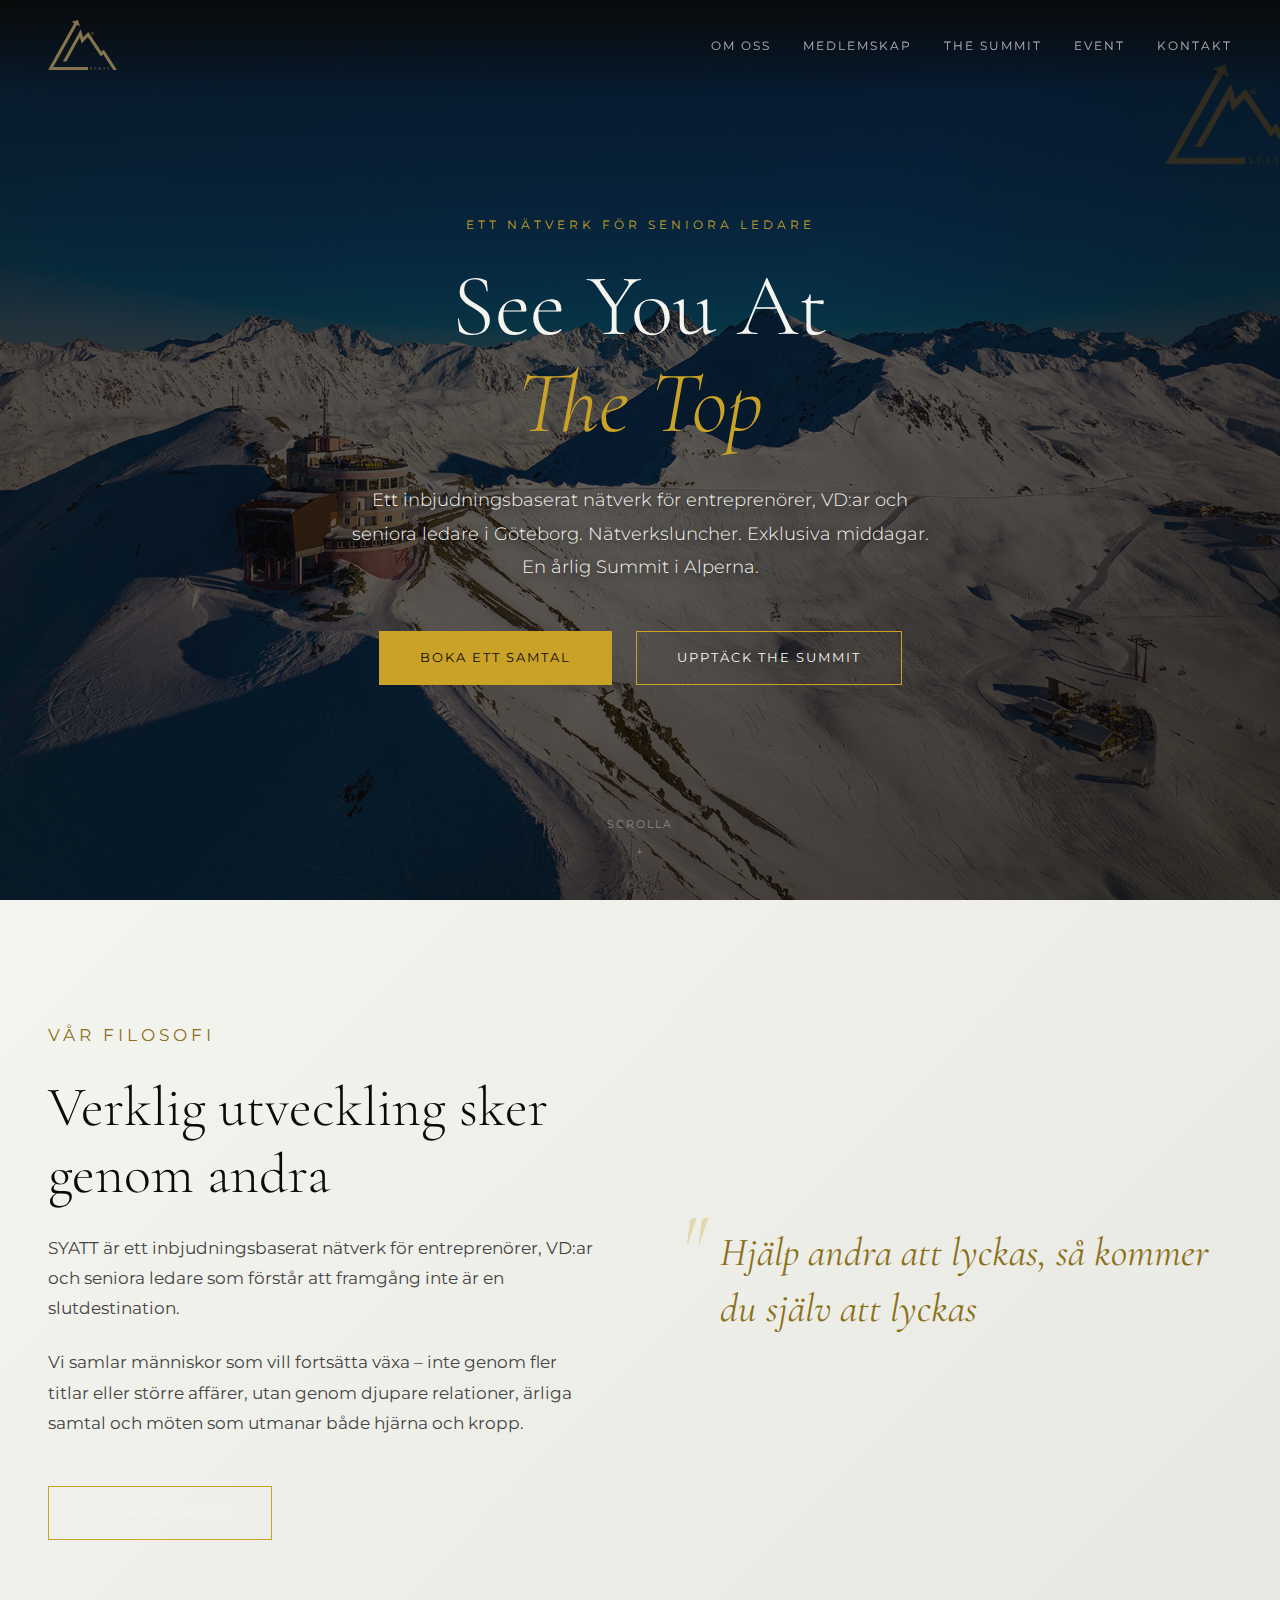
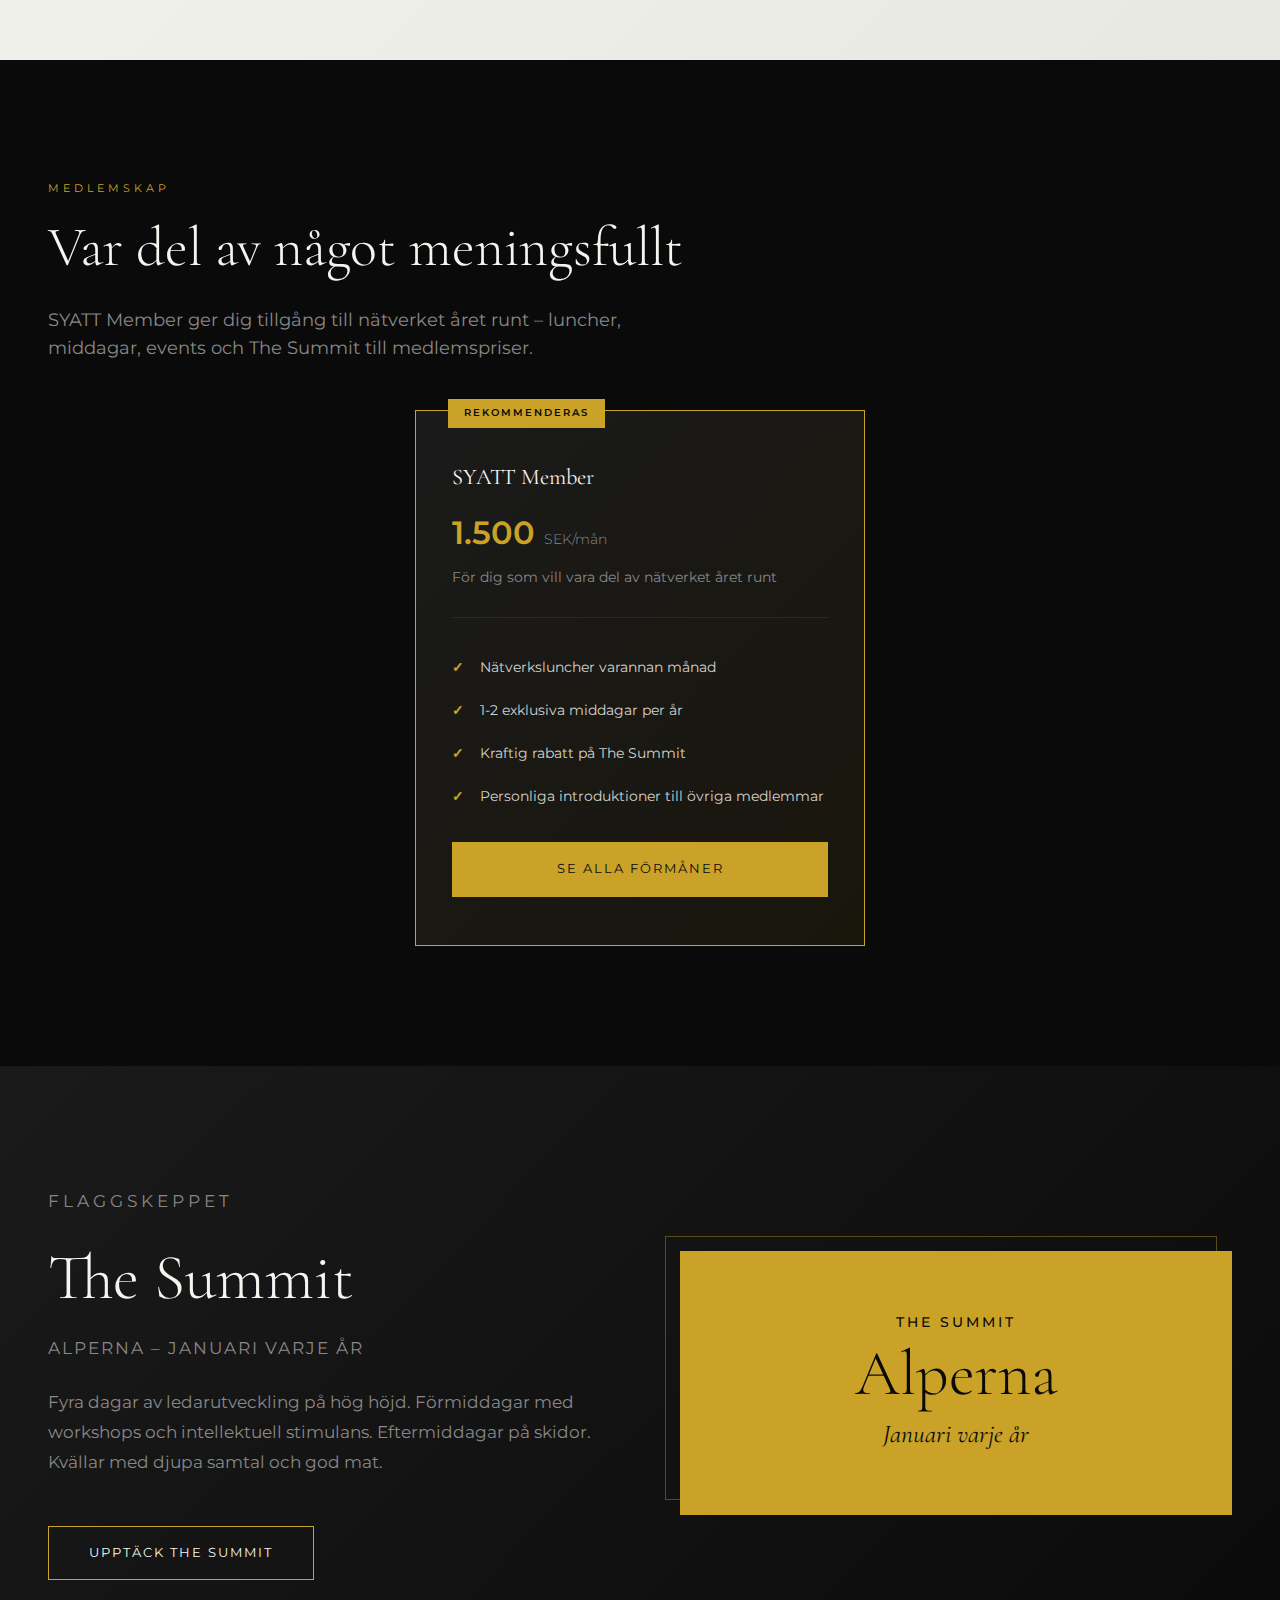
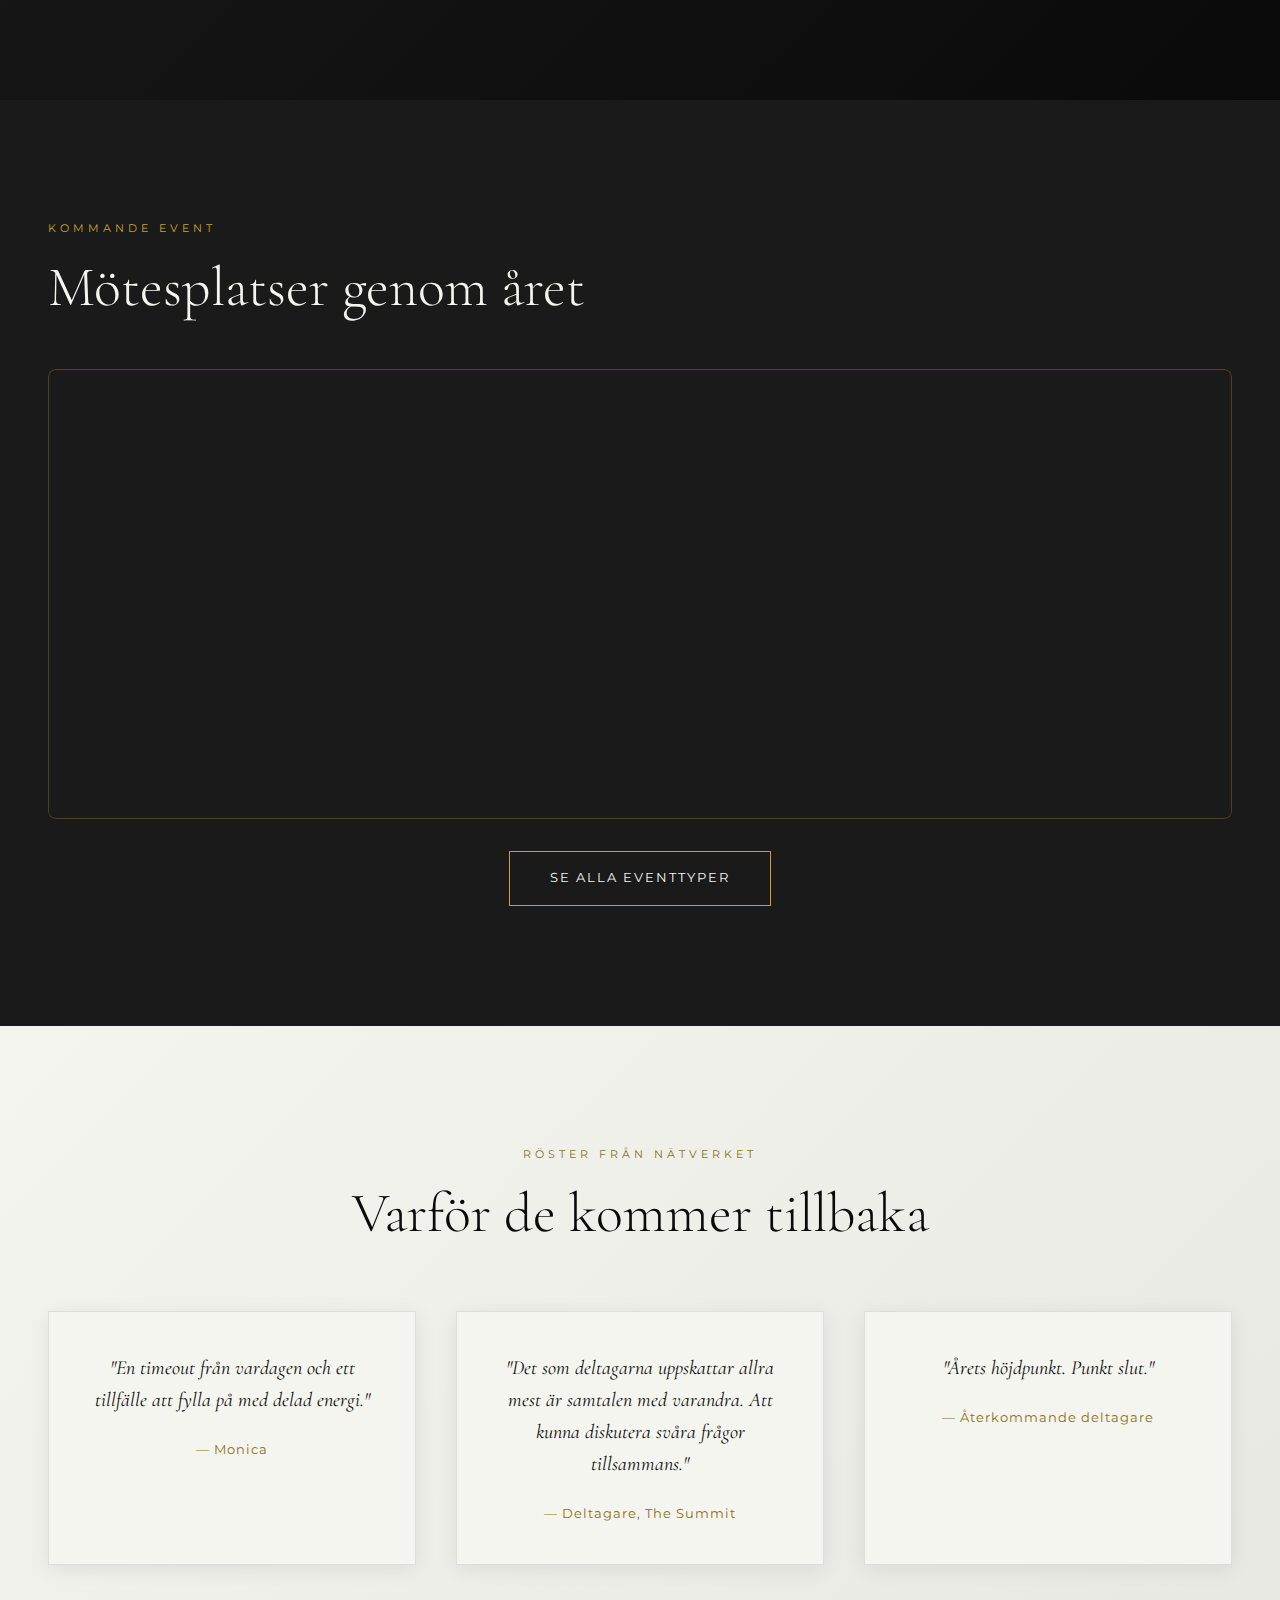
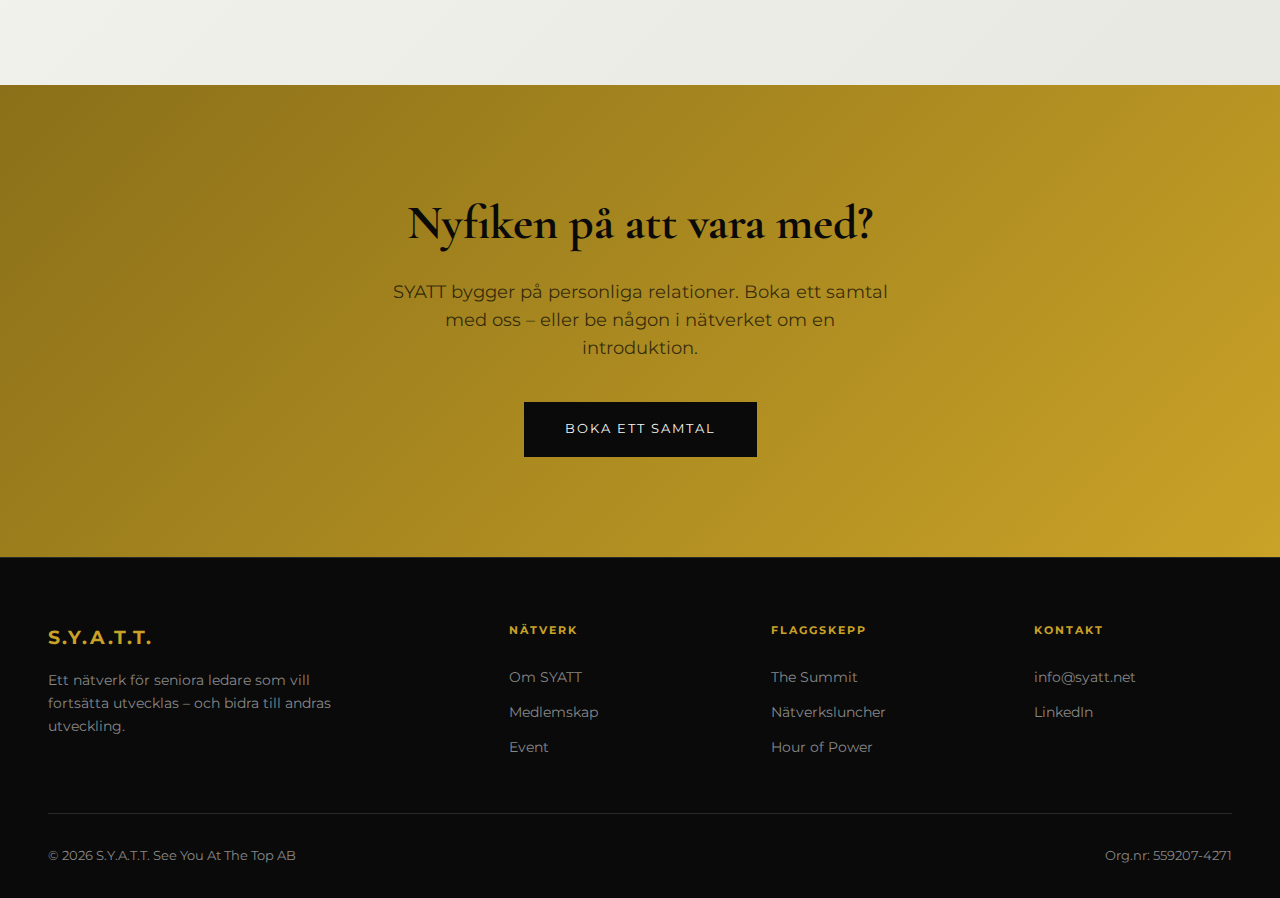
<file: index.html>
<!DOCTYPE html>
<html lang="sv">
<head>
    <meta charset="UTF-8">
    <link rel="icon" type="image/svg+xml" href="favicon.svg">
    <meta name="viewport" content="width=device-width, initial-scale=1.0">
    <title>SYATT – See You At The Top | Nätverk för Seniora Ledare</title>
    <meta name="description" content="SYATT är ett exklusivt nätverk för seniora ledare och entreprenörer. Utvecklas genom meningsfulla samtal och generösa relationer.">

    <!-- Open Graph / LinkedIn -->
    <meta property="og:type" content="website">
    <meta property="og:url" content="https://www.syatt.net/">
    <meta property="og:title" content="SYATT – See You At The Top">
    <meta property="og:description" content="Ett exklusivt nätverk för seniora ledare och entreprenörer i Göteborg. Nätverksluncher, exklusiva middagar och en årlig Summit i Alperna.">
    <meta property="og:image" content="https://www.syatt.net/images/syatt-og.png">
    <meta property="og:locale" content="sv_SE">


    <!-- Fonts -->
    <link rel="preconnect" href="https://fonts.googleapis.com">
    <link rel="preconnect" href="https://fonts.gstatic.com" crossorigin>
    <link href="https://fonts.googleapis.com/css2?family=Cormorant+Garamond:ital,wght@0,300;0,400;0,500;0,600;1,400;1,500&family=Montserrat:wght@300;400;500;600&display=swap" rel="stylesheet">

    <!-- Shared CSS -->
    <link rel="stylesheet" href="styles.css">

    <!-- Structured Data -->
    <script type="application/ld+json">
    {
      "@context": "https://schema.org",
      "@type": "Organization",
      "name": "SYATT – See You At The Top",
      "url": "https://www.syatt.net",
      "logo": "https://www.syatt.net/images/syatt-logo.png",
      "description": "Ett exklusivt nätverk för seniora ledare och entreprenörer i Göteborg. Nätverksluncher, exklusiva middagar och en årlig Summit i Alperna.",
      "foundingDate": "2008",
      "address": {
        "@type": "PostalAddress",
        "addressLocality": "Göteborg",
        "addressCountry": "SE"
      },
      "contactPoint": {
        "@type": "ContactPoint",
        "email": "info@syatt.net",
        "contactType": "customer service"
      }
    }
    </script>
</head>
<body>

<nav id="navbar">
    <a href="index.html" class="logo">
        <img src="images/syatt-logo.svg" alt="SYATT Logo">
    </a>
    <ul class="nav-links">
        <li><a href="om-oss.html">Om oss</a></li>
        <li><a href="medlemskap.html">Medlemskap</a></li>
        <li><a href="summit.html">The Summit</a></li>
        <li><a href="events/index.html">Event</a></li>
        <li><a href="kontakt.html">Kontakt</a></li>
    </ul>
    <div class="menu-toggle" onclick="toggleMenu()">
        <span></span>
        <span></span>
        <span></span>
    </div>
</nav>

<!-- Hero Section -->
<section class="hero" id="hero">
    <div class="hero-content">
        <p class="hero-pretitle">ETT NÄTVERK FÖR SENIORA LEDARE</p>
        <h1>See You At<br><em>The Top</em></h1>
        <p class="hero-subtitle">Ett inbjudningsbaserat nätverk för entreprenörer, VD:ar och seniora ledare i Göteborg. Nätverksluncher. Exklusiva middagar. En årlig Summit i Alperna.</p>
        <div class="hero-buttons">
            <a href="kontakt.html" class="btn btn-primary">BOKA ETT SAMTAL</a>
            <a href="summit.html" class="btn btn-secondary">UPPTÄCK THE SUMMIT</a>
        </div>
    </div>
    <div class="scroll-indicator">
        <span>Scrolla</span>
        <span>↓</span>
    </div>
</section>

<!-- Philosophy Section (kort version) -->
<section class="philosophy" id="philosophy">
    <div class="container">
        <div class="philosophy-grid">
            <div class="philosophy-content">
                <p class="section-label">VÅR FILOSOFI</p>
                <h2 class="section-title">Verklig utveckling sker genom andra</h2>
                <p>SYATT är ett inbjudningsbaserat nätverk för entreprenörer, VD:ar och seniora ledare som förstår att framgång inte är en slutdestination.</p>
                <p>Vi samlar människor som vill fortsätta växa – inte genom fler titlar eller större affärer, utan genom djupare relationer, ärliga samtal och möten som utmanar både hjärna och kropp.</p>
                <a href="om-oss.html" class="btn btn-secondary" style="margin-top: 24px;">LÄS MER OM OSS</a>
            </div>
            <div class="philosophy-quote">
                Hjälp andra att lyckas, så kommer du själv att lyckas
            </div>
        </div>
    </div>
</section>

<!-- Membership Preview -->
<section class="membership" id="membership">
    <div class="container">
        <p class="section-label">MEDLEMSKAP</p>
        <h2 class="section-title">Var del av något meningsfullt</h2>
        <p class="section-intro">SYATT Member ger dig tillgång till nätverket året runt – luncher, middagar, events och The Summit till medlemspriser.</p>

        <div class="membership-preview">
            <div class="membership-card featured">
                <h3>SYATT Member</h3>
                <div class="membership-price">1.500 <span>SEK/mån</span></div>
                <p class="membership-desc">För dig som vill vara del av nätverket året runt</p>
                <ul class="membership-features">
                    <li>Nätverksluncher varannan månad</li>
                    <li>1-2 exklusiva middagar per år</li>
                    <li>Kraftig rabatt på The Summit</li>
                    <li>Personliga introduktioner till övriga medlemmar</li>
                </ul>
                <a href="medlemskap.html" class="btn btn-primary" style="margin-top: 24px; display: block; text-align: center;">SE ALLA FÖRMÅNER</a>
            </div>
        </div>
    </div>
</section>

<!-- Summit Preview -->
<section class="summit-preview">
    <div class="container">
        <div class="summit-preview-grid">
            <div class="summit-preview-content">
                <p class="section-label">FLAGGSKEPPET</p>
                <h2 class="section-title">The Summit</h2>
                <p class="summit-location">Alperna – Januari varje år</p>
                <p>Fyra dagar av ledarutveckling på hög höjd. Förmiddagar med workshops och intellektuell stimulans. Eftermiddagar på skidor. Kvällar med djupa samtal och god mat.</p>
                <a href="summit.html" class="btn btn-secondary" style="margin-top: 24px;">UPPTÄCK THE SUMMIT</a>
            </div>
            <div class="summit-badge">
                <h3>The Summit</h3>
                <div class="year">Alperna</div>
                <div class="theme">Januari varje år</div>
            </div>
        </div>
    </div>
</section>

<!-- Events Preview -->
<section class="events-preview">
    <div class="container">
        <p class="section-label">KOMMANDE EVENT</p>
        <h2 class="section-title">Mötesplatser genom året</h2>

        <!-- Luma Calendar Embed -->
        <div class="luma-calendar-container">
            <iframe src="https://luma.com/embed/calendar/cal-AnyyxYm0sRZsHs2/events?lt=dark" width="100%" height="450" frameborder="0" style="border: 1px solid rgba(201, 162, 39, 0.3); border-radius: 8px; background: var(--charcoal);" allowfullscreen="" aria-hidden="false" tabindex="0">
            </iframe>
        </div>

        <div style="text-align: center; margin-top: 32px;">
            <a href="events/index.html" class="btn btn-secondary">Se alla eventtyper</a>
        </div>
    </div>
</section>

<!-- Testimonials -->
<section class="testimonials">
    <div class="container">
        <p class="section-label">RÖSTER FRÅN NÄTVERKET</p>
        <h2 class="section-title">Varför de kommer tillbaka</h2>

        <div class="testimonial-grid">
            <div class="testimonial">
                <p class="testimonial-text">"En timeout från vardagen och ett tillfälle att fylla på med delad energi."</p>
                <p class="testimonial-author">— Monica</p>
            </div>
            <div class="testimonial">
                <p class="testimonial-text">"Det som deltagarna uppskattar allra mest är samtalen med varandra. Att kunna diskutera svåra frågor tillsammans."</p>
                <p class="testimonial-author">— Deltagare, The Summit</p>
            </div>
            <div class="testimonial">
                <p class="testimonial-text">"Årets höjdpunkt. Punkt slut."</p>
                <p class="testimonial-author">— Återkommande deltagare</p>
            </div>
        </div>
    </div>
</section>

<!-- CTA -->
<section class="cta">
    <div class="container">
        <h2>Nyfiken på att vara med?</h2>
        <p>SYATT bygger på personliga relationer. Boka ett samtal med oss – eller be någon i nätverket om en introduktion.</p>
        <a href="kontakt.html" class="btn">BOKA ETT SAMTAL</a>
    </div>
</section>

<!-- Footer -->
<footer>
    <div class="footer-content">
        <div class="footer-brand">
            <h3>S.Y.A.T.T.</h3>
            <p>Ett nätverk för seniora ledare som vill fortsätta utvecklas – och bidra till andras utveckling.</p>
        </div>
        <div class="footer-col">
            <h4>Nätverk</h4>
            <a href="om-oss.html">Om SYATT</a>
            <a href="medlemskap.html">Medlemskap</a>
            <a href="events/index.html">Event</a>
        </div>
        <div class="footer-col">
            <h4>Flaggskepp</h4>
            <a href="summit.html">The Summit</a>
            <a href="events/natverksluncher.html">Nätverksluncher</a>
            <a href="events/hour-of-power.html">Hour of Power</a>
        </div>
        <div class="footer-col">
            <h4>Kontakt</h4>
            <a href="mailto:info@syatt.net">info@syatt.net</a>
            <a href="https://www.linkedin.com/company/14855292/" target="_blank" rel="noopener noreferrer">LinkedIn</a>
        </div>
    </div>
    <div class="footer-bottom">
        <span>© 2026 S.Y.A.T.T. See You At The Top AB</span>
        <span>Org.nr: 559207-4271</span>
    </div>
</footer>

<!-- Scripts -->
<script src="scripts.js"></script>
<script id="luma-checkout" src="https://embed.lu.ma/checkout-button.js"></script>

</body>
</html>
</file>
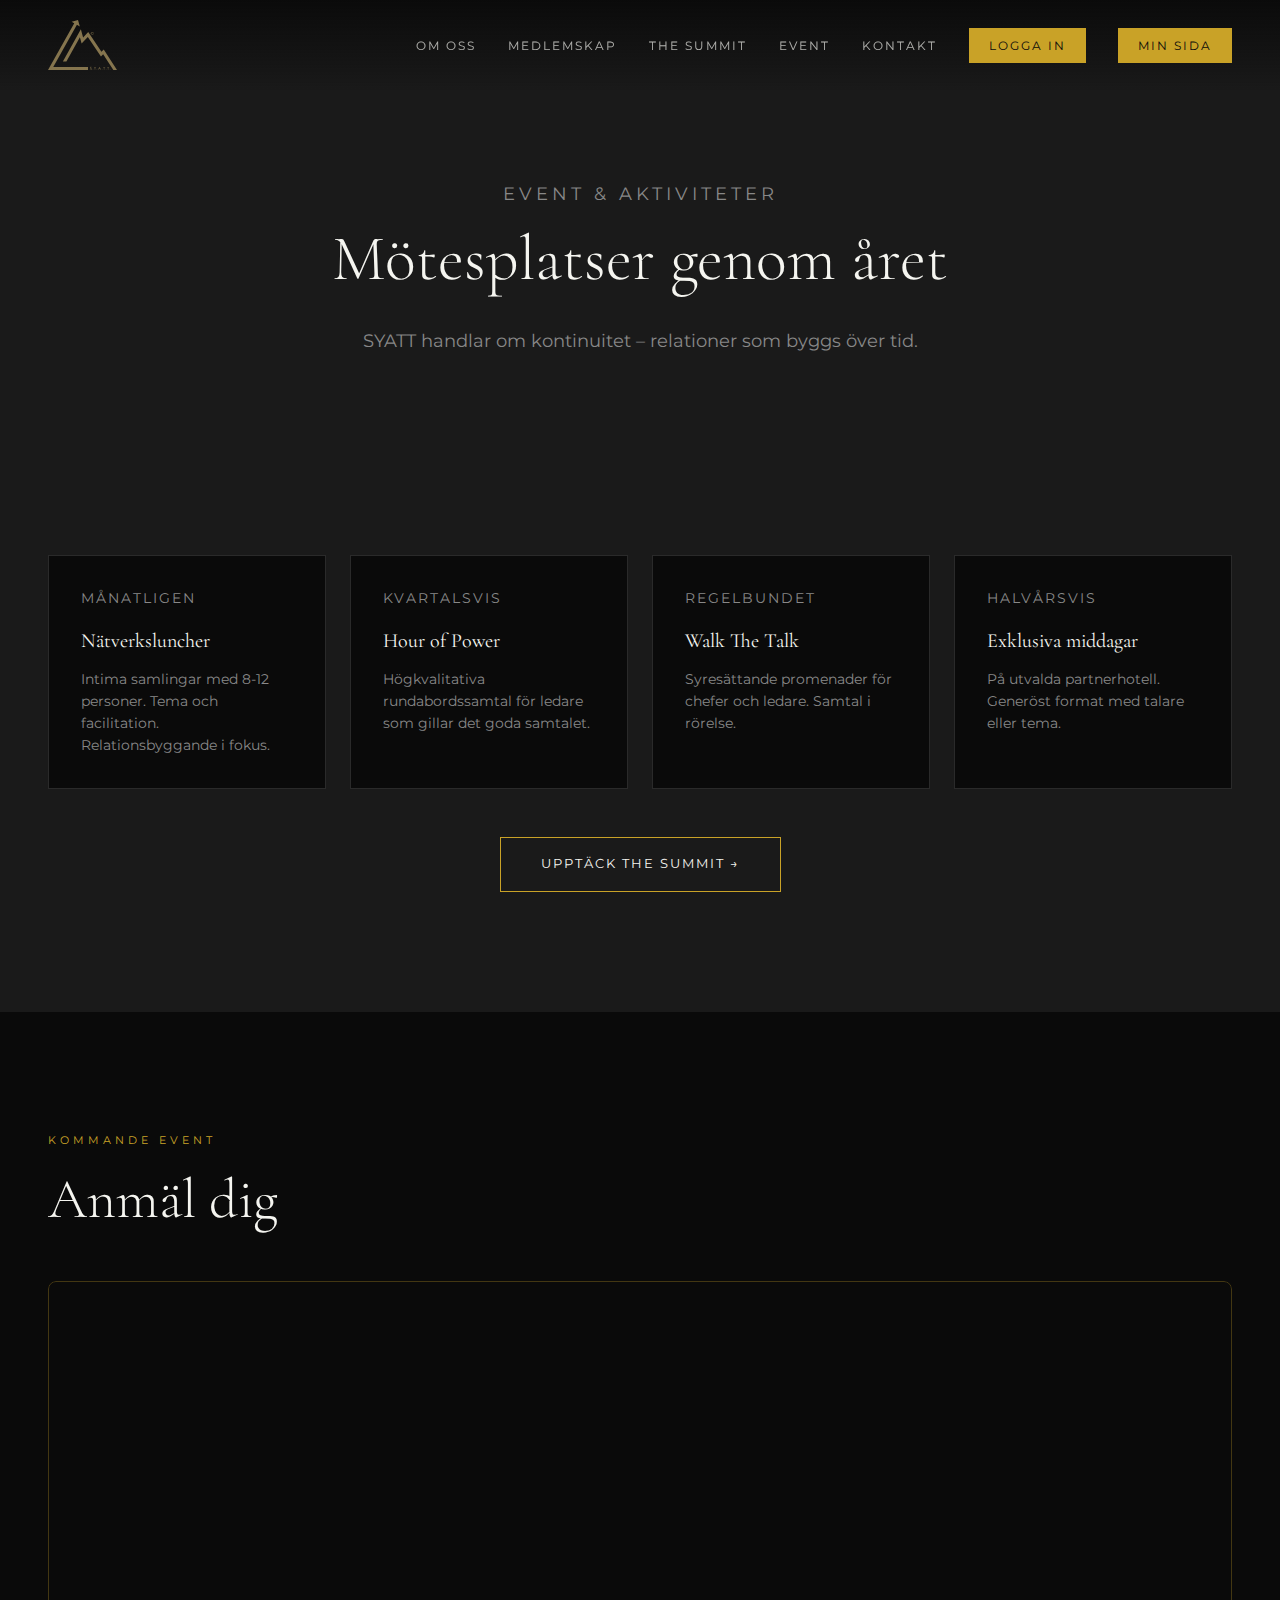
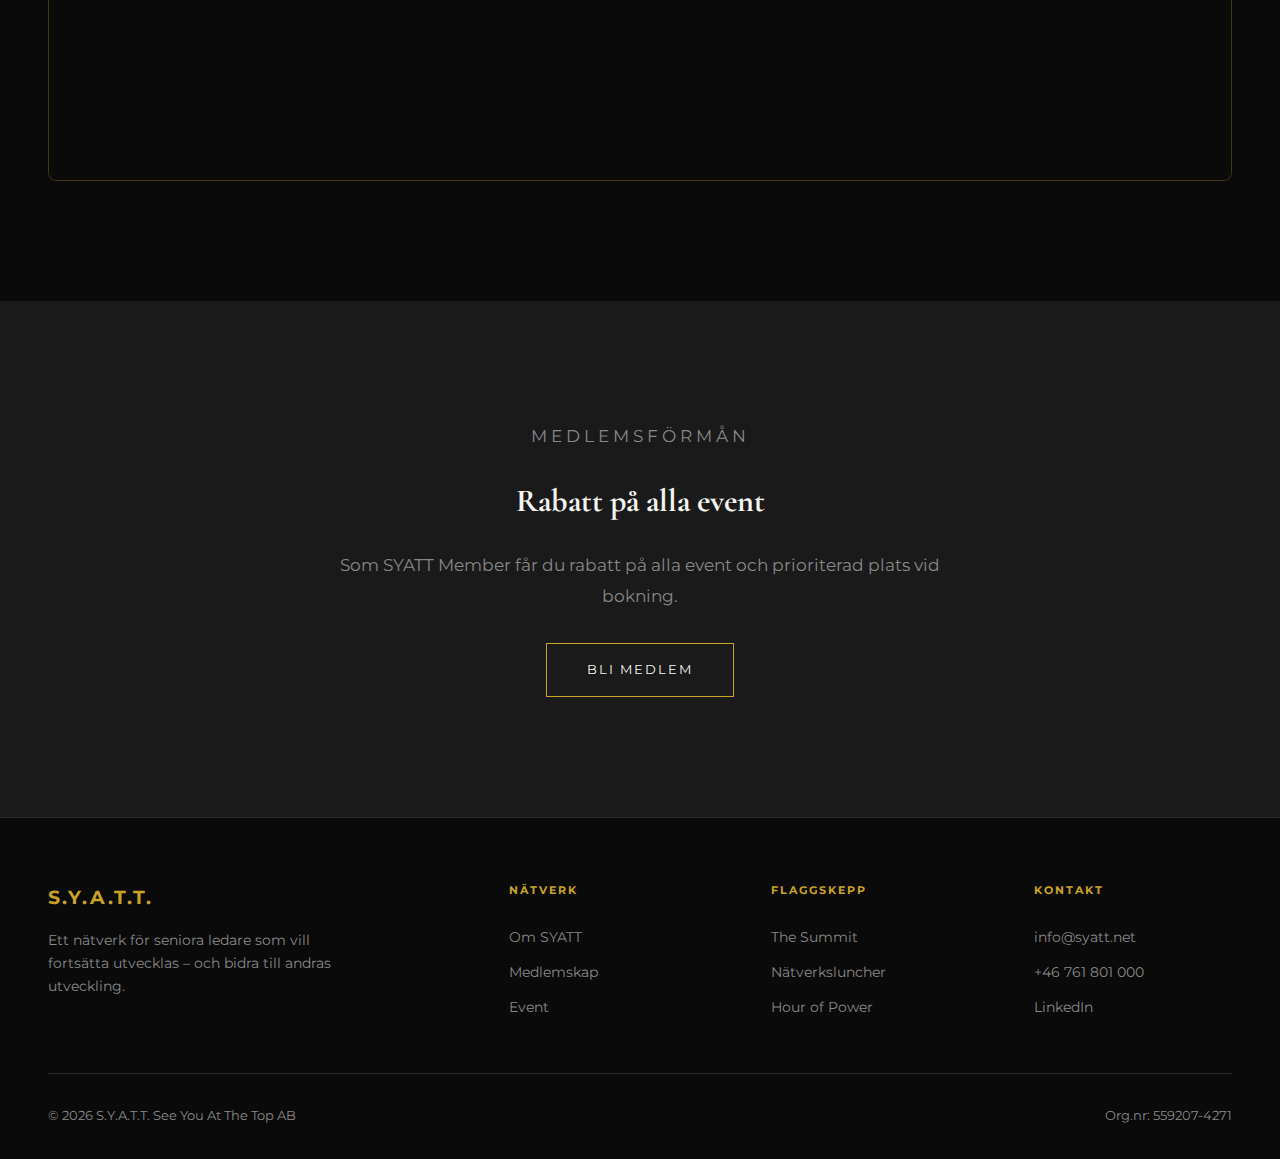
<file: events/index.html>
<!DOCTYPE html>
<html lang="sv">
<head>
    <meta charset="UTF-8">
    <link rel="icon" type="image/svg+xml" href="../favicon.svg">
    <meta name="viewport" content="width=device-width, initial-scale=1.0">
    <title>Event – SYATT</title>
    
    <!-- Memberstack -->
    <script data-memberstack-app="app_cml8nbm3z02hb0stjgejd0474" src="https://static.memberstack.com/scripts/v2/memberstack.js" type="text/javascript"></script>
    
    <!-- Fonts -->
    <link rel="preconnect" href="https://fonts.googleapis.com">
    <link rel="preconnect" href="https://fonts.gstatic.com" crossorigin>
    <link href="https://fonts.googleapis.com/css2?family=Cormorant+Garamond:ital,wght@0,300;0,400;0,500;0,600;1,400;1,500&family=Montserrat:wght@300;400;500;600&display=swap" rel="stylesheet">
    
    <!-- Shared CSS -->
    <link rel="stylesheet" href="../styles.css">
</head>
<body>

    <!-- Navigation -->
    <nav id="navbar">
        <a href="../index.html" class="logo">
            <img src="../images/syatt-logo.svg" alt="SYATT Logo">
            
        </a>
        <ul class="nav-links">
            <li><a href="../om-oss.html">Om oss</a></li>
            <li><a href="../medlemskap.html">Medlemskap</a></li>
            <li><a href="../summit.html">The Summit</a></li>
            <li><a href="index.html">Event</a></li>
            <li><a href="../kontakt.html">Kontakt</a></li>
            <li data-ms-content="!members"><a href="#" data-ms-modal="login" class="nav-login">Logga in</a></li>
            <li data-ms-content="members"><a href="../medlemmar/index.html" class="nav-login">Min sida</a></li>
        </ul>
        <div class="menu-toggle" onclick="toggleMenu()">
            <span></span>
            <span></span>
            <span></span>
        </div>
    </nav>

    <!-- Page Header -->
    <div class="page-header">
        <p class="section-label">EVENT & AKTIVITETER</p>
        <h1>Mötesplatser genom året</h1>
        <p>SYATT handlar om kontinuitet – relationer som byggs över tid.</p>
    </div>

    <!-- Event Types -->
    <section class="events">
        <div class="container">
            <div class="events-grid">
                <a href="natverksluncher.html" class="event-card">
                    <p class="event-freq">Månatligen</p>
                    <h3>Nätverksluncher</h3>
                    <p>Intima samlingar med 8-12 personer. Tema och facilitation. Relationsbyggande i fokus.</p>
                </a>
                <a href="hour-of-power.html" class="event-card">
                    <p class="event-freq">Kvartalsvis</p>
                    <h3>Hour of Power</h3>
                    <p>Högkvalitativa rundabordssamtal för ledare som gillar det goda samtalet.</p>
                </a>
                <a href="walk-the-talk.html" class="event-card">
                    <p class="event-freq">Regelbundet</p>
                    <h3>Walk The Talk</h3>
                    <p>Syresättande promenader för chefer och ledare. Samtal i rörelse.</p>
                </a>
                <a href="middagar.html" class="event-card">
                    <p class="event-freq">Halvårsvis</p>
                    <h3>Exklusiva middagar</h3>
                    <p>På utvalda partnerhotell. Generöst format med talare eller tema.</p>
                </a>
            </div>
            
            <div style="text-align: center; margin-top: 48px;">
                <a href="../summit.html" class="btn btn-secondary">Upptäck The Summit →</a>
            </div>
        </div>
    </section>

    <!-- Upcoming Events (Luma) -->
    <section class="events-preview" style="background: var(--black);">
        <div class="container">
            <p class="section-label">KOMMANDE EVENT</p>
            <h2 class="section-title">Anmäl dig</h2>
            
            <!-- Luma Calendar Embed -->
            <div class="luma-calendar-container">
                <iframe 
                    src="https://lu.ma/embed/calendar/cal-AnyyxYm0sRZsHs2/events"
                    width="100%"
                    height="500"
                    frameborder="0"
                    style="border: 1px solid rgba(201, 162, 39, 0.3); border-radius: 8px;"
                    allowfullscreen=""
                    aria-hidden="false"
                    tabindex="0">
                </iframe>
            </div>
        </div>
    </section>

    <!-- Member Benefits -->
    <section class="content-section alt">
        <div class="container">
            <div class="content-block" style="text-align: center;">
                <p class="section-label">MEDLEMSFÖRMÅN</p>
                <h2>Rabatt på alla event</h2>
                <p style="max-width: 600px; margin: 0 auto 32px;">Som SYATT Member får du rabatt på alla event och prioriterad plats vid bokning.</p>
                <a href="../medlemskap.html" class="btn btn-secondary">Bli medlem</a>
            </div>
        </div>
    </section>

    <!-- Footer -->
    <footer>
        <div class="footer-content">
            <div class="footer-brand">
                <h3>S.Y.A.T.T.</h3>
                <p>Ett nätverk för seniora ledare som vill fortsätta utvecklas – och bidra till andras utveckling.</p>
            </div>
            <div class="footer-col">
                <h4>Nätverk</h4>
                <a href="../om-oss.html">Om SYATT</a>
                <a href="../medlemskap.html">Medlemskap</a>
                <a href="index.html">Event</a>
            </div>
            <div class="footer-col">
                <h4>Flaggskepp</h4>
                <a href="../summit.html">The Summit</a>
                <a href="natverksluncher.html">Nätverksluncher</a>
                <a href="hour-of-power.html">Hour of Power</a>
            </div>
            <div class="footer-col">
                <h4>Kontakt</h4>
                <a href="mailto:info@syatt.net">info@syatt.net</a>
                <a href="tel:+46761801000">+46 761 801 000</a>
                <a href="https://linkedin.com" target="_blank">LinkedIn</a>
            </div>
        </div>
        <div class="footer-bottom">
            <span>© 2026 S.Y.A.T.T. See You At The Top AB</span>
            <span>Org.nr: 559207-4271</span>
        </div>
    </footer>

    <!-- Scripts -->
    <script src="../scripts.js"></script>
    <script id="luma-checkout" src="https://embed.lu.ma/checkout-button.js"></script>

</body>
</html>
</file>
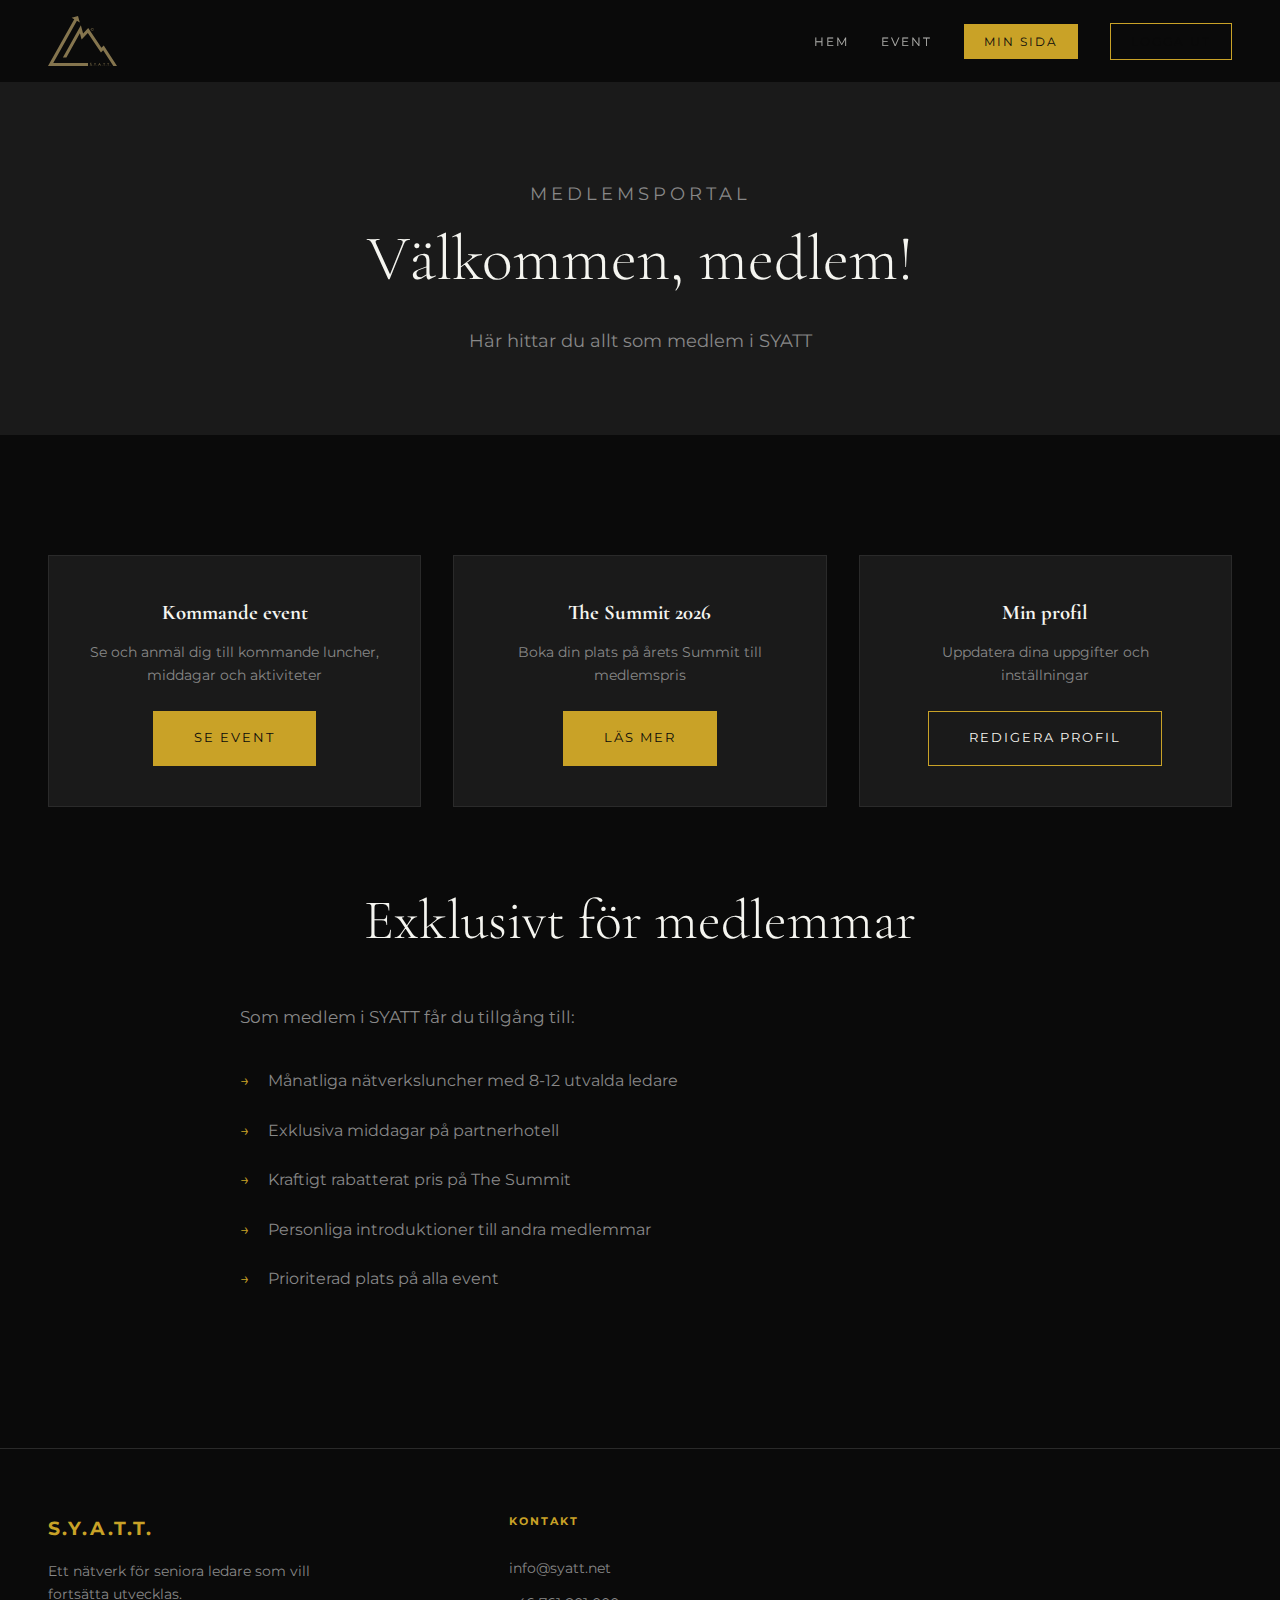
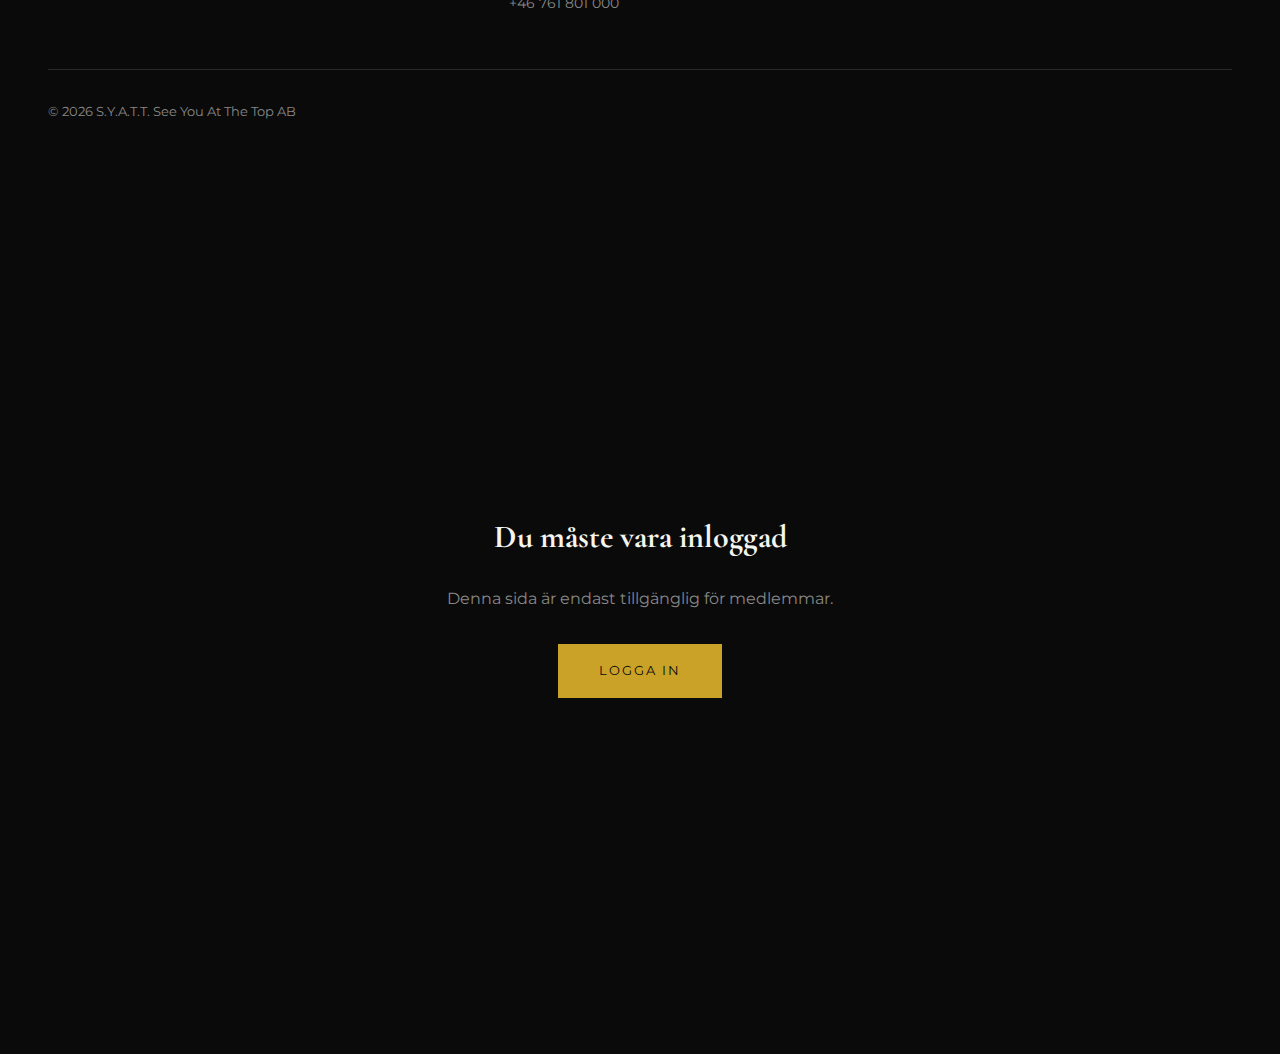
<file: medlemmar/index.html>
<!DOCTYPE html>
<html lang="sv">
<head>
    <meta charset="UTF-8">
    <link rel="icon" type="image/svg+xml" href="../favicon.svg">
    <meta name="viewport" content="width=device-width, initial-scale=1.0">
    <title>Min sida – SYATT</title>
    
    <!-- Memberstack -->
    <script data-memberstack-app="app_cml8nbm3z02hb0stjgejd0474" src="https://static.memberstack.com/scripts/v2/memberstack.js" type="text/javascript"></script>
    
    <!-- Fonts -->
    <link rel="preconnect" href="https://fonts.googleapis.com">
    <link rel="preconnect" href="https://fonts.gstatic.com" crossorigin>
    <link href="https://fonts.googleapis.com/css2?family=Cormorant+Garamond:ital,wght@0,300;0,400;0,500;0,600;1,400;1,500&family=Montserrat:wght@300;400;500;600&display=swap" rel="stylesheet">
    
    <!-- Shared CSS -->
    <link rel="stylesheet" href="../styles.css">
</head>
<body>

    <!-- Memberstack: Kräv inloggning för hela sidan -->
    <div data-ms-content="members">
    
        <!-- Navigation -->
        <nav id="navbar" class="scrolled">
            <a href="../index.html" class="logo">
                <img src="../images/syatt-logo.svg" alt="SYATT Logo">
                
            </a>
            <ul class="nav-links">
                <li><a href="../index.html">Hem</a></li>
                <li><a href="../events/index.html">Event</a></li>
                <li><a href="index.html" class="nav-login">Min sida</a></li>
                <li><a href="#" data-ms-action="logout" class="nav-login" style="background: transparent; border: 1px solid var(--gold); color: var(--gold);">Logga ut</a></li>
            </ul>
            <div class="menu-toggle" onclick="toggleMenu()">
                <span></span>
                <span></span>
                <span></span>
            </div>
        </nav>

        <!-- Page Header -->
        <div class="page-header">
            <p class="section-label">MEDLEMSPORTAL</p>
            <h1>Välkommen, <span data-ms-member="firstName">medlem</span>!</h1>
            <p>Här hittar du allt som medlem i SYATT</p>
        </div>

        <!-- Members Dashboard -->
        <section class="members-dashboard">
            <div class="container">
                <div class="members-grid">
                    
                    <!-- Kommande event -->
                    <div class="member-card">
                        <h3>Kommande event</h3>
                        <p>Se och anmäl dig till kommande luncher, middagar och aktiviteter</p>
                        <a href="../events/index.html" class="btn btn-primary">Se event</a>
                    </div>
                    
                    <!-- The Summit -->
                    <div class="member-card">
                        <h3>The Summit 2026</h3>
                        <p>Boka din plats på årets Summit till medlemspris</p>
                        <a href="../summit.html" class="btn btn-primary">Läs mer</a>
                    </div>
                    
                    <!-- Min profil -->
                    <div class="member-card">
                        <h3>Min profil</h3>
                        <p>Uppdatera dina uppgifter och inställningar</p>
                        <a href="#" data-ms-modal="profile" class="btn btn-secondary">Redigera profil</a>
                    </div>
                    
                </div>
                
                <!-- Medlemsexklusivt innehåll -->
                <div style="margin-top: 80px;">
                    <h2 class="section-title" style="text-align: center;">Exklusivt för medlemmar</h2>
                    
                    <div class="content-block" style="margin-top: 48px;">
                        <p>Som medlem i SYATT får du tillgång till:</p>
                        <ul>
                            <li>Månatliga nätverksluncher med 8-12 utvalda ledare</li>
                            <li>Exklusiva middagar på partnerhotell</li>
                            <li>Kraftigt rabatterat pris på The Summit</li>
                            <li>Personliga introduktioner till andra medlemmar</li>
                            <li>Prioriterad plats på alla event</li>
                        </ul>
                    </div>
                </div>
            </div>
        </section>

        <!-- Footer -->
        <footer>
            <div class="footer-content">
                <div class="footer-brand">
                    <h3>S.Y.A.T.T.</h3>
                    <p>Ett nätverk för seniora ledare som vill fortsätta utvecklas.</p>
                </div>
                <div class="footer-col">
                    <h4>Kontakt</h4>
                    <a href="mailto:info@syatt.net">info@syatt.net</a>
                    <a href="tel:+46761801000">+46 761 801 000</a>
                </div>
            </div>
            <div class="footer-bottom">
                <span>© 2026 S.Y.A.T.T. See You At The Top AB</span>
            </div>
        </footer>

    </div>

    <!-- Memberstack: Visa för utloggade (redirect) -->
    <div data-ms-content="!members" style="min-height: 100vh; display: flex; align-items: center; justify-content: center; flex-direction: column; padding: 48px;">
        <h2 style="font-family: 'Cormorant Garamond', serif; font-size: 2rem; margin-bottom: 24px;">Du måste vara inloggad</h2>
        <p style="color: var(--grey); margin-bottom: 32px;">Denna sida är endast tillgänglig för medlemmar.</p>
        <a href="#" data-ms-modal="login" class="btn btn-primary">Logga in</a>
    </div>

    <!-- Scripts -->
    <script src="../scripts.js"></script>

</body>
</html>
</file>
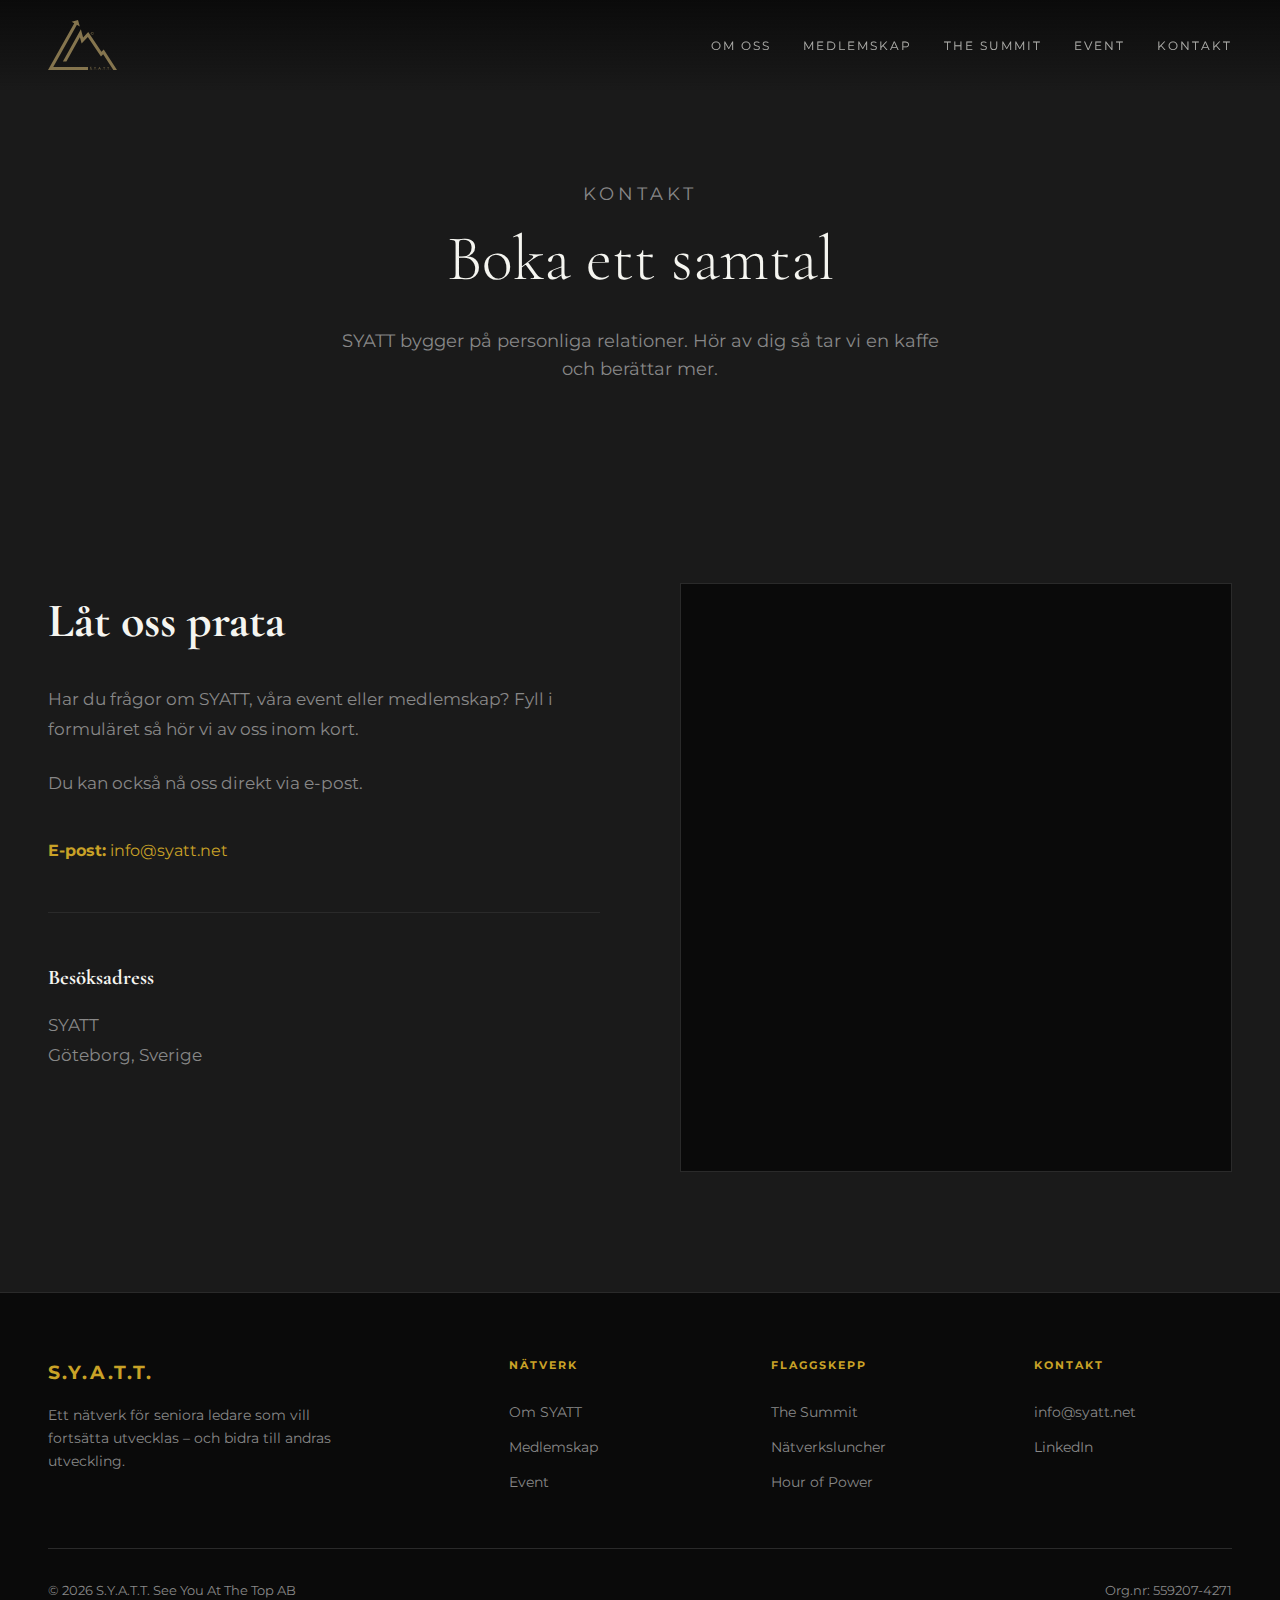
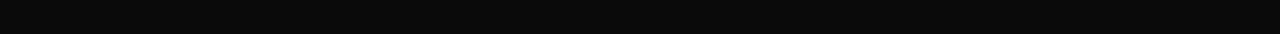
<file: kontakt.html>
<!DOCTYPE html>
<html lang="sv">
<head>
    <meta charset="UTF-8">
    <link rel="icon" type="image/svg+xml" href="favicon.svg">
    <meta name="viewport" content="width=device-width, initial-scale=1.0">
    <title>Kontakt – SYATT | Boka ett samtal</title>
    <meta name="description" content="Kontakta SYATT för att boka ett personligt samtal. Vi berättar gärna mer om nätverket, våra event och medlemskap.">

    <!-- Open Graph / LinkedIn -->
    <meta property="og:type" content="website">
    <meta property="og:url" content="https://www.syatt.net/kontakt.html">
    <meta property="og:title" content="Kontakt – SYATT | Boka ett samtal">
    <meta property="og:description" content="Kontakta SYATT för att boka ett personligt samtal. Vi berättar gärna mer om nätverket, våra event och medlemskap.">
    <meta property="og:image" content="https://www.syatt.net/images/syatt-og.png">
    <meta property="og:locale" content="sv_SE">


    <!-- Fonts -->
    <link rel="preconnect" href="https://fonts.googleapis.com">
    <link rel="preconnect" href="https://fonts.gstatic.com" crossorigin>
    <link href="https://fonts.googleapis.com/css2?family=Cormorant+Garamond:ital,wght@0,300;0,400;0,500;0,600;1,400;1,500&family=Montserrat:wght@300;400;500;600&display=swap" rel="stylesheet">

    <!-- Shared CSS -->
    <link rel="stylesheet" href="styles.css">
</head>
<body>

<!-- Navigation -->
<nav id="navbar">
    <a href="index.html" class="logo">
        <img src="images/syatt-logo.svg" alt="SYATT Logo">
    </a>
    <ul class="nav-links">
        <li><a href="om-oss.html">Om oss</a></li>
        <li><a href="medlemskap.html">Medlemskap</a></li>
        <li><a href="summit.html">The Summit</a></li>
        <li><a href="events/index.html">Event</a></li>
        <li><a href="kontakt.html">Kontakt</a></li>
    </ul>
    <div class="menu-toggle" onclick="toggleMenu()">
        <span></span>
        <span></span>
        <span></span>
    </div>
</nav>

<!-- Page Header -->
<div class="page-header">
    <p class="section-label">KONTAKT</p>
    <h1>Boka ett samtal</h1>
    <p>SYATT bygger på personliga relationer. Hör av dig så tar vi en kaffe och berättar mer.</p>
</div>

<!-- Contact Section -->
<section class="contact">
    <div class="container">
        <div class="contact-grid">
            <div class="contact-info">
                <h2>Låt oss prata</h2>
                <p>Har du frågor om SYATT, våra event eller medlemskap? Fyll i formuläret så hör vi av oss inom kort.</p>
                <p>Du kan också nå oss direkt via e-post.</p>

                <div class="contact-details">
                    <a href="mailto:info@syatt.net">
                        <strong>E-post:</strong> info@syatt.net
                    </a>
                </div>

                <div style="margin-top: 48px; padding-top: 48px; border-top: 1px solid var(--grey-dark);">
                    <h3 style="font-size: 1.3rem; margin-bottom: 16px;">Besöksadress</h3>
                    <p style="color: var(--grey);">
                        SYATT<br>
                        Göteborg, Sverige
                    </p>
                </div>
            </div>
            <div class="contact-form">
                <!-- TALLY FORM EMBED -->
                <iframe data-tally-src="https://tally.so/embed/68NY2e?alignLeft=1&hideTitle=1&transparentBackground=1&dynamicHeight=1"
                    loading="lazy" width="100%" height="500" frameborder="0" marginheight="0" marginwidth="0"
                    title="Kontaktformulär">
                </iframe>
            </div>
        </div>
    </div>
</section>

<!-- Footer -->
<footer>
    <div class="footer-content">
        <div class="footer-brand">
            <h3>S.Y.A.T.T.</h3>
            <p>Ett nätverk för seniora ledare som vill fortsätta utvecklas – och bidra till andras utveckling.</p>
        </div>
        <div class="footer-col">
            <h4>Nätverk</h4>
            <a href="om-oss.html">Om SYATT</a>
            <a href="medlemskap.html">Medlemskap</a>
            <a href="events/index.html">Event</a>
        </div>
        <div class="footer-col">
            <h4>Flaggskepp</h4>
            <a href="summit.html">The Summit</a>
            <a href="events/natverksluncher.html">Nätverksluncher</a>
            <a href="events/hour-of-power.html">Hour of Power</a>
        </div>
        <div class="footer-col">
            <h4>Kontakt</h4>
            <a href="mailto:info@syatt.net">info@syatt.net</a>
            <a href="https://www.linkedin.com/company/14855292/" target="_blank" rel="noopener noreferrer">LinkedIn</a>
        </div>
    </div>
    <div class="footer-bottom">
        <span>© 2026 S.Y.A.T.T. See You At The Top AB</span>
        <span>Org.nr: 559207-4271</span>
    </div>
</footer>

<!-- Scripts -->
<script src="scripts.js"></script>

</body>
</html>
</file>
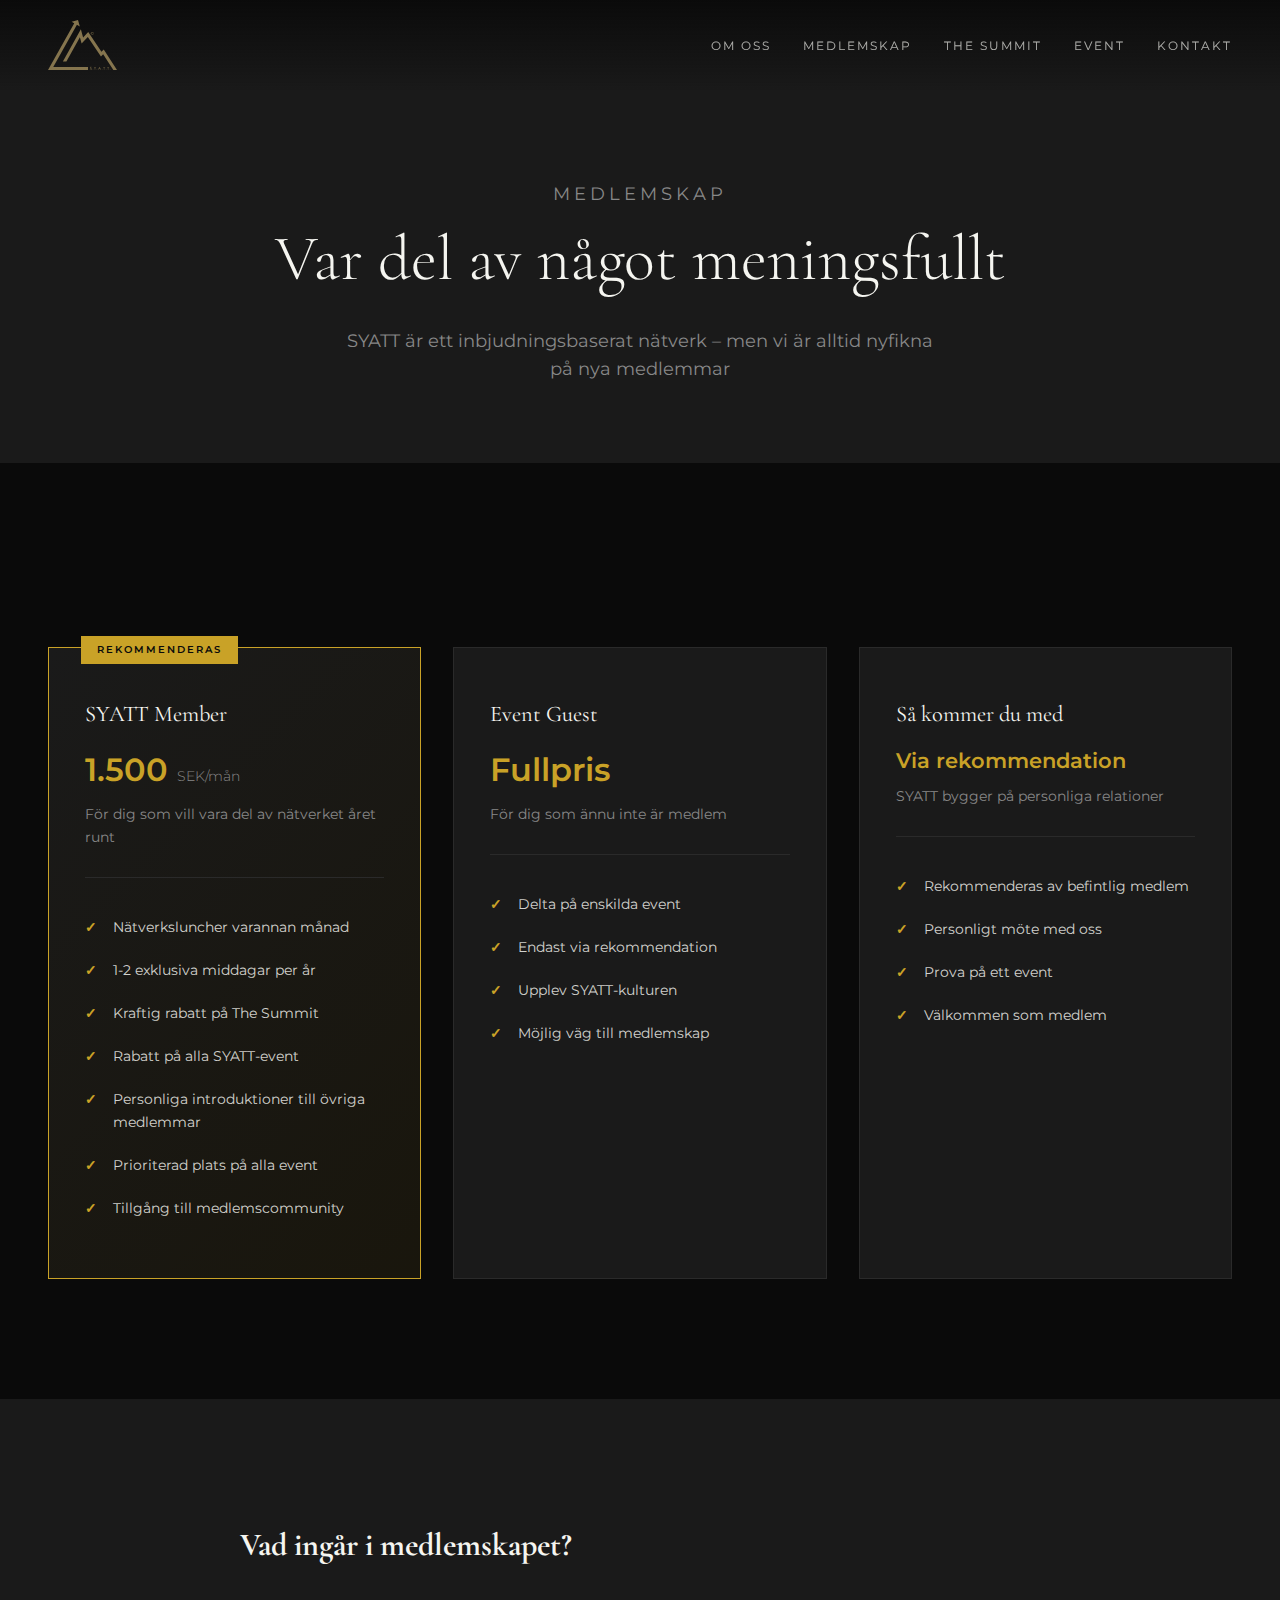
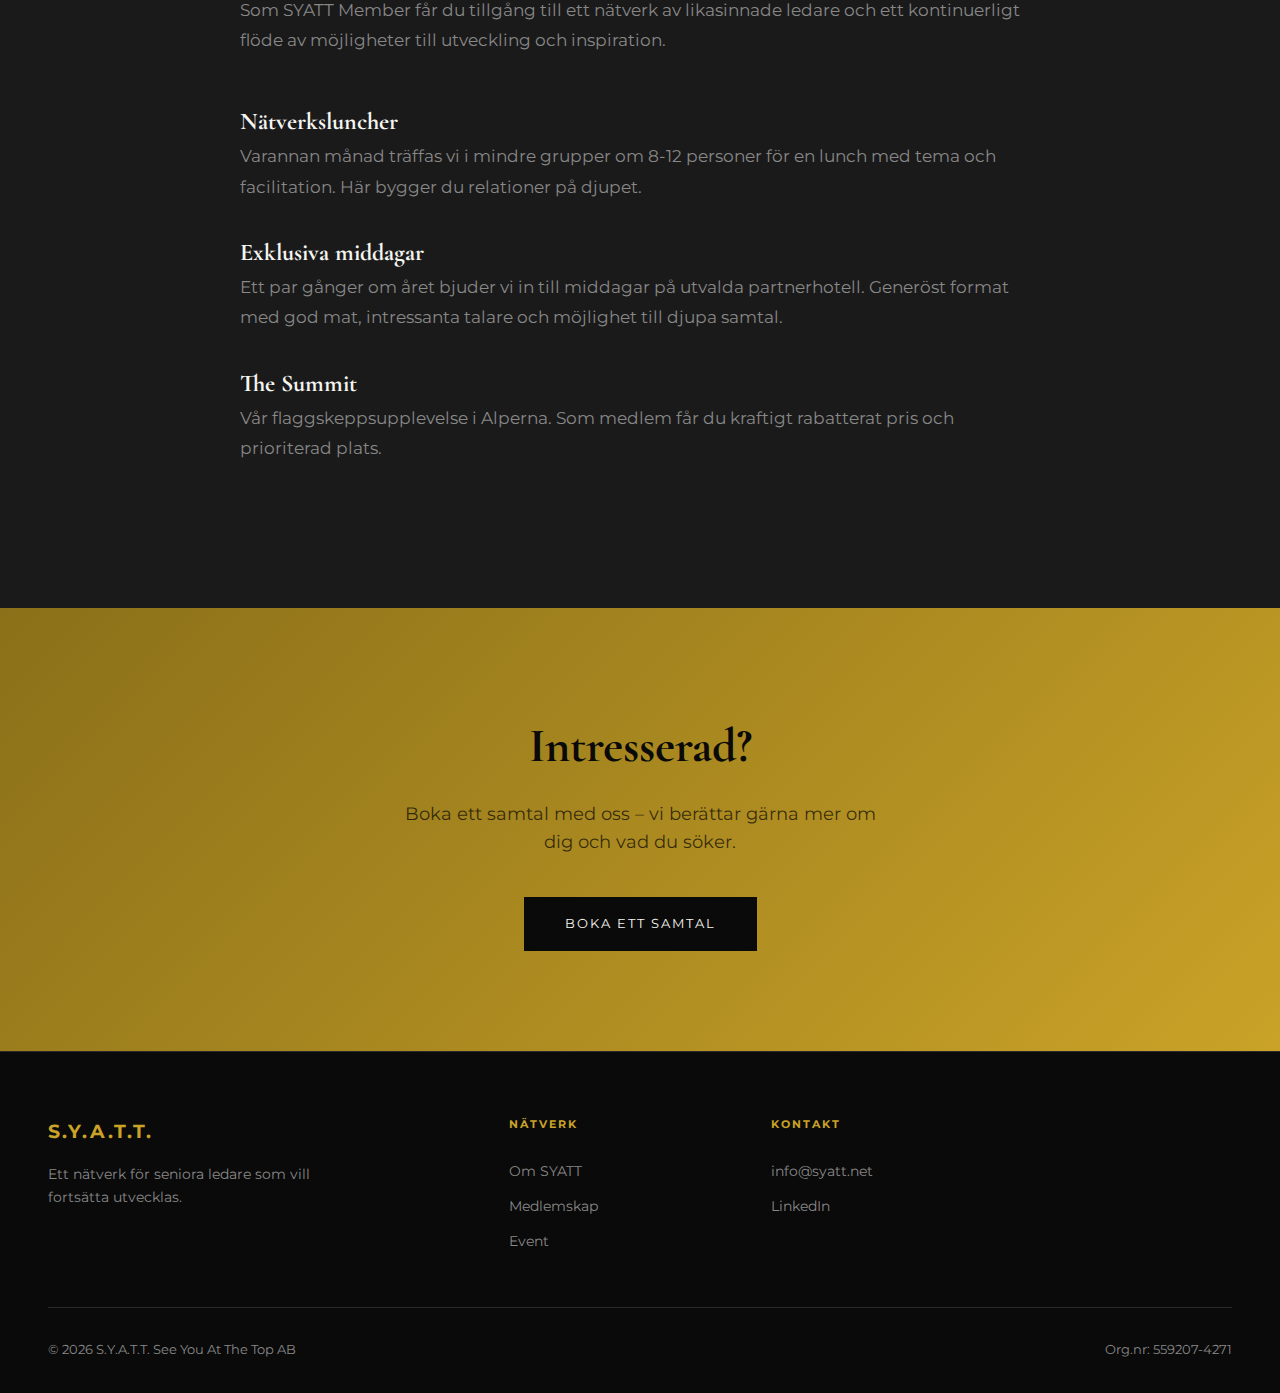
<file: medlemskap.html>
<!DOCTYPE html>
<html lang="sv">
<head>
    <meta charset="UTF-8">
    <link rel="icon" type="image/svg+xml" href="favicon.svg">
    <meta name="viewport" content="width=device-width, initial-scale=1.0">
    <title>Medlemskap – SYATT | Exklusivt nätverk för seniora ledare</title>
    <meta name="description" content="Bli medlem i SYATT – ett inbjudningsbaserat nätverk med nätverksluncher, exklusiva middagar och en årlig Summit i Alperna. Från 1.500 SEK/mån.">

    <!-- Open Graph / LinkedIn -->
    <meta property="og:type" content="website">
    <meta property="og:url" content="https://www.syatt.net/medlemskap.html">
    <meta property="og:title" content="Medlemskap – SYATT">
    <meta property="og:description" content="Bli medlem i SYATT – ett inbjudningsbaserat nätverk med nätverksluncher, exklusiva middagar och en årlig Summit i Alperna.">
    <meta property="og:image" content="https://www.syatt.net/images/syatt-og.png">
    <meta property="og:locale" content="sv_SE">

    <link rel="preconnect" href="https://fonts.googleapis.com">
    <link rel="preconnect" href="https://fonts.gstatic.com" crossorigin>
    <link href="https://fonts.googleapis.com/css2?family=Cormorant+Garamond:ital,wght@0,300;0,400;0,500;0,600;1,400;1,500&family=Montserrat:wght@300;400;500;600&display=swap" rel="stylesheet">
    <link rel="stylesheet" href="styles.css">
</head>
<body>

<nav id="navbar">
    <a href="index.html" class="logo">
        <img src="images/syatt-logo.svg" alt="SYATT Logo">
    </a>
    <ul class="nav-links">
        <li><a href="om-oss.html">Om oss</a></li>
        <li><a href="medlemskap.html">Medlemskap</a></li>
        <li><a href="summit.html">The Summit</a></li>
        <li><a href="events/index.html">Event</a></li>
        <li><a href="kontakt.html">Kontakt</a></li>
    </ul>
    <div class="menu-toggle" onclick="toggleMenu()"><span></span><span></span><span></span></div>
</nav>

<div class="page-header">
    <p class="section-label">MEDLEMSKAP</p>
    <h1>Var del av något meningsfullt</h1>
    <p>SYATT är ett inbjudningsbaserat nätverk – men vi är alltid nyfikna på nya medlemmar</p>
</div>

<section class="membership">
    <div class="container">
        <div class="membership-grid">
            <div class="membership-card featured">
                <h3>SYATT Member</h3>
                <div class="membership-price">1.500 <span>SEK/mån</span></div>
                <p class="membership-desc">För dig som vill vara del av nätverket året runt</p>
                <ul class="membership-features">
                    <li>Nätverksluncher varannan månad</li>
                    <li>1-2 exklusiva middagar per år</li>
                    <li>Kraftig rabatt på The Summit</li>
                    <li>Rabatt på alla SYATT-event</li>
                    <li>Personliga introduktioner till övriga medlemmar</li>
                    <li>Prioriterad plats på alla event</li>
                    <li>Tillgång till medlemscommunity</li>
                </ul>
            </div>
            <div class="membership-card">
                <h3>Event Guest</h3>
                <div class="membership-price">Fullpris</div>
                <p class="membership-desc">För dig som ännu inte är medlem</p>
                <ul class="membership-features">
                    <li>Delta på enskilda event</li>
                    <li>Endast via rekommendation</li>
                    <li>Upplev SYATT-kulturen</li>
                    <li>Möjlig väg till medlemskap</li>
                </ul>
            </div>
            <div class="membership-card">
                <h3>Så kommer du med</h3>
                <div class="membership-price" style="font-size: 1.3rem;">Via rekommendation</div>
                <p class="membership-desc">SYATT bygger på personliga relationer</p>
                <ul class="membership-features">
                    <li>Rekommenderas av befintlig medlem</li>
                    <li>Personligt möte med oss</li>
                    <li>Prova på ett event</li>
                    <li>Välkommen som medlem</li>
                </ul>
            </div>
        </div>
    </div>
</section>

<section class="content-section alt">
    <div class="container">
        <div class="content-block">
            <h2>Vad ingår i medlemskapet?</h2>
            <p>Som SYATT Member får du tillgång till ett nätverk av likasinnade ledare och ett kontinuerligt flöde av möjligheter till utveckling och inspiration.</p>

            <h3 style="margin-top: 48px; font-size: 1.5rem;">Nätverksluncher</h3>
            <p>Varannan månad träffas vi i mindre grupper om 8-12 personer för en lunch med tema och facilitation. Här bygger du relationer på djupet.</p>

            <h3 style="margin-top: 32px; font-size: 1.5rem;">Exklusiva middagar</h3>
            <p>Ett par gånger om året bjuder vi in till middagar på utvalda partnerhotell. Generöst format med god mat, intressanta talare och möjlighet till djupa samtal.</p>

            <h3 style="margin-top: 32px; font-size: 1.5rem;">The Summit</h3>
            <p>Vår flaggskeppsupplevelse i Alperna. Som medlem får du kraftigt rabatterat pris och prioriterad plats.</p>
        </div>
    </div>
</section>

<section class="cta">
    <div class="container">
        <h2>Intresserad?</h2>
        <p>Boka ett samtal med oss – vi berättar gärna mer om dig och vad du söker.</p>
        <a href="kontakt.html" class="btn">BOKA ETT SAMTAL</a>
    </div>
</section>

<footer>
    <div class="footer-content">
        <div class="footer-brand">
            <h3>S.Y.A.T.T.</h3>
            <p>Ett nätverk för seniora ledare som vill fortsätta utvecklas.</p>
        </div>
        <div class="footer-col">
            <h4>Nätverk</h4>
            <a href="om-oss.html">Om SYATT</a>
            <a href="medlemskap.html">Medlemskap</a>
            <a href="events/index.html">Event</a>
        </div>
        <div class="footer-col">
            <h4>Kontakt</h4>
            <a href="mailto:info@syatt.net">info@syatt.net</a>
            <a href="https://www.linkedin.com/company/14855292/" target="_blank" rel="noopener noreferrer">LinkedIn</a>
        </div>
    </div>
    <div class="footer-bottom">
        <span>© 2026 S.Y.A.T.T. See You At The Top AB</span>
        <span>Org.nr: 559207-4271</span>
    </div>
</footer>

<script src="scripts.js"></script>

</body>
</html>
</file>
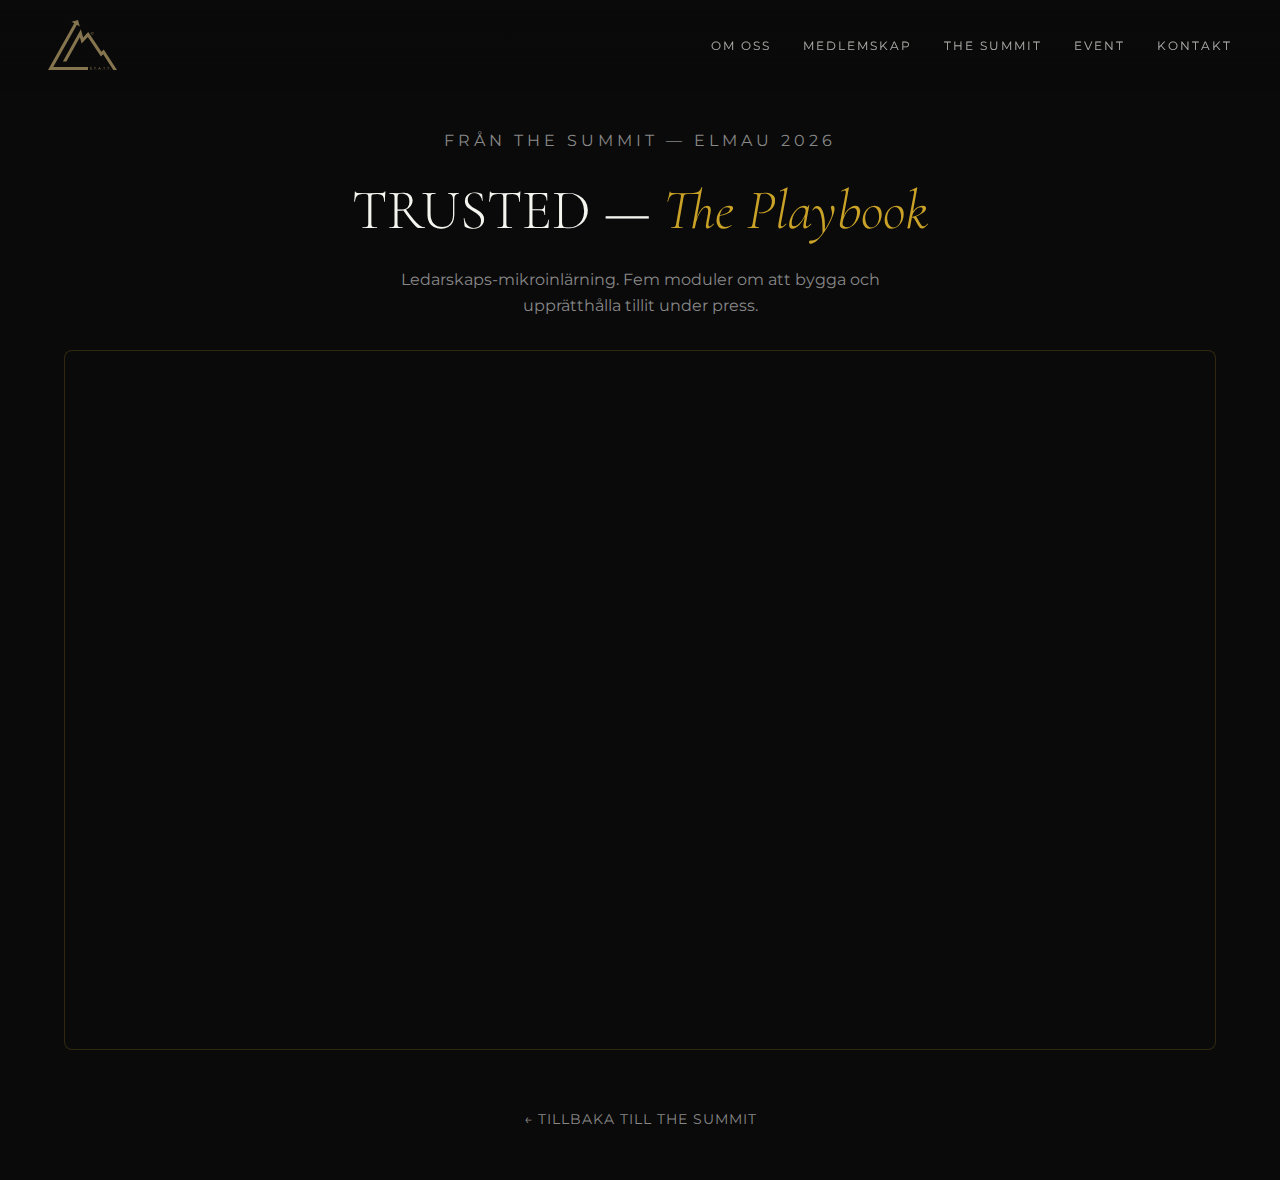
<file: syatttrustedplaybook.html>
<!DOCTYPE html>
<html lang="sv">
<head>
    <meta charset="UTF-8">
    <link rel="icon" type="image/svg+xml" href="favicon.svg">
    <meta name="viewport" content="width=device-width, initial-scale=1.0">
    <title>TRUSTED – The Playbook | SYATT</title>
    <meta name="description" content="TRUSTED – The Playbook. Fem grundläggande moduler om att bygga och upprätthålla tillit under press. Destillerat från The Summit — SYATT, Elmau 2026.">

    <!-- Open Graph / LinkedIn -->
    <meta property="og:type" content="website">
    <meta property="og:url" content="https://www.syatt.net/syatttrustedplaybook.html">
    <meta property="og:title" content="TRUSTED – The Playbook | SYATT">
    <meta property="og:description" content="Fem grundläggande moduler om att bygga och upprätthålla tillit under press. Destillerat från The Summit — SYATT, Elmau 2026.">
    <meta property="og:image" content="https://www.syatt.net/images/syatt-og.png">
    <meta property="og:locale" content="sv_SE">

    <link rel="preconnect" href="https://fonts.googleapis.com">
    <link rel="preconnect" href="https://fonts.gstatic.com" crossorigin>
    <link href="https://fonts.googleapis.com/css2?family=Cormorant+Garamond:ital,wght@0,300;0,400;0,500;0,600;1,400;1,500&family=Montserrat:wght@300;400;500;600&display=swap" rel="stylesheet">
    <link rel="stylesheet" href="styles.css">

    <style>
        .playbook-wrapper {
            padding-top: 80px; /* Space for fixed navbar */
            min-height: 100vh;
            background: var(--black);
        }
        .playbook-header {
            text-align: center;
            padding: 48px 24px 32px;
        }
        .playbook-header .section-label {
            margin-bottom: 12px;
        }
        .playbook-header h1 {
            font-family: 'Cormorant Garamond', serif;
            font-size: clamp(2rem, 5vw, 3.5rem);
            font-weight: 300;
            color: #f5f5f0;
            margin-bottom: 12px;
        }
        .playbook-header h1 em {
            font-style: italic;
            color: #c9a227;
        }
        .playbook-header p {
            color: #888;
            font-size: 1rem;
            max-width: 500px;
            margin: 0 auto;
        }
        .playbook-iframe-container {
            width: 100%;
            max-width: 1200px;
            margin: 0 auto;
            padding: 0 24px 48px;
        }
        .playbook-iframe-container iframe {
            width: 100%;
            height: calc(100vh - 200px);
            min-height: 600px;
            border: 1px solid rgba(201, 162, 39, 0.2);
            border-radius: 8px;
            background: #0a0a0a;
        }
        .playbook-back {
            text-align: center;
            padding: 0 24px 48px;
        }
        .playbook-back a {
            color: #888;
            text-decoration: none;
            font-size: 0.85rem;
            letter-spacing: 1px;
            text-transform: uppercase;
            transition: color 0.3s ease;
        }
        .playbook-back a:hover {
            color: #c9a227;
        }
    </style>
</head>
<body>

<nav id="navbar">
    <a href="index.html" class="logo">
        <img src="images/syatt-logo.svg" alt="SYATT Logo">
    </a>
    <ul class="nav-links">
        <li><a href="om-oss.html">Om oss</a></li>
        <li><a href="medlemskap.html">Medlemskap</a></li>
        <li><a href="summit.html">The Summit</a></li>
        <li><a href="events/index.html">Event</a></li>
        <li><a href="kontakt.html">Kontakt</a></li>
    </ul>
    <div class="menu-toggle" onclick="toggleMenu()"><span></span><span></span><span></span></div>
</nav>

<div class="playbook-wrapper">
    <div class="playbook-header">
        <p class="section-label">FRÅN THE SUMMIT — ELMAU 2026</p>
        <h1>TRUSTED — <em>The Playbook</em></h1>
        <p>Ledarskaps-mikroinlärning. Fem moduler om att bygga och upprätthålla tillit under press.</p>
    </div>

    <div class="playbook-iframe-container">
        <iframe
            src="https://syatt-trusted-playbook.replit.app/"
            title="TRUSTED – The Playbook"
            allow="fullscreen"
            loading="lazy">
        </iframe>
    </div>

    <div class="playbook-back">
        <a href="summit.html">← Tillbaka till The Summit</a>
    </div>
</div>

<script src="scripts.js"></script>

</body>
</html>
</file>
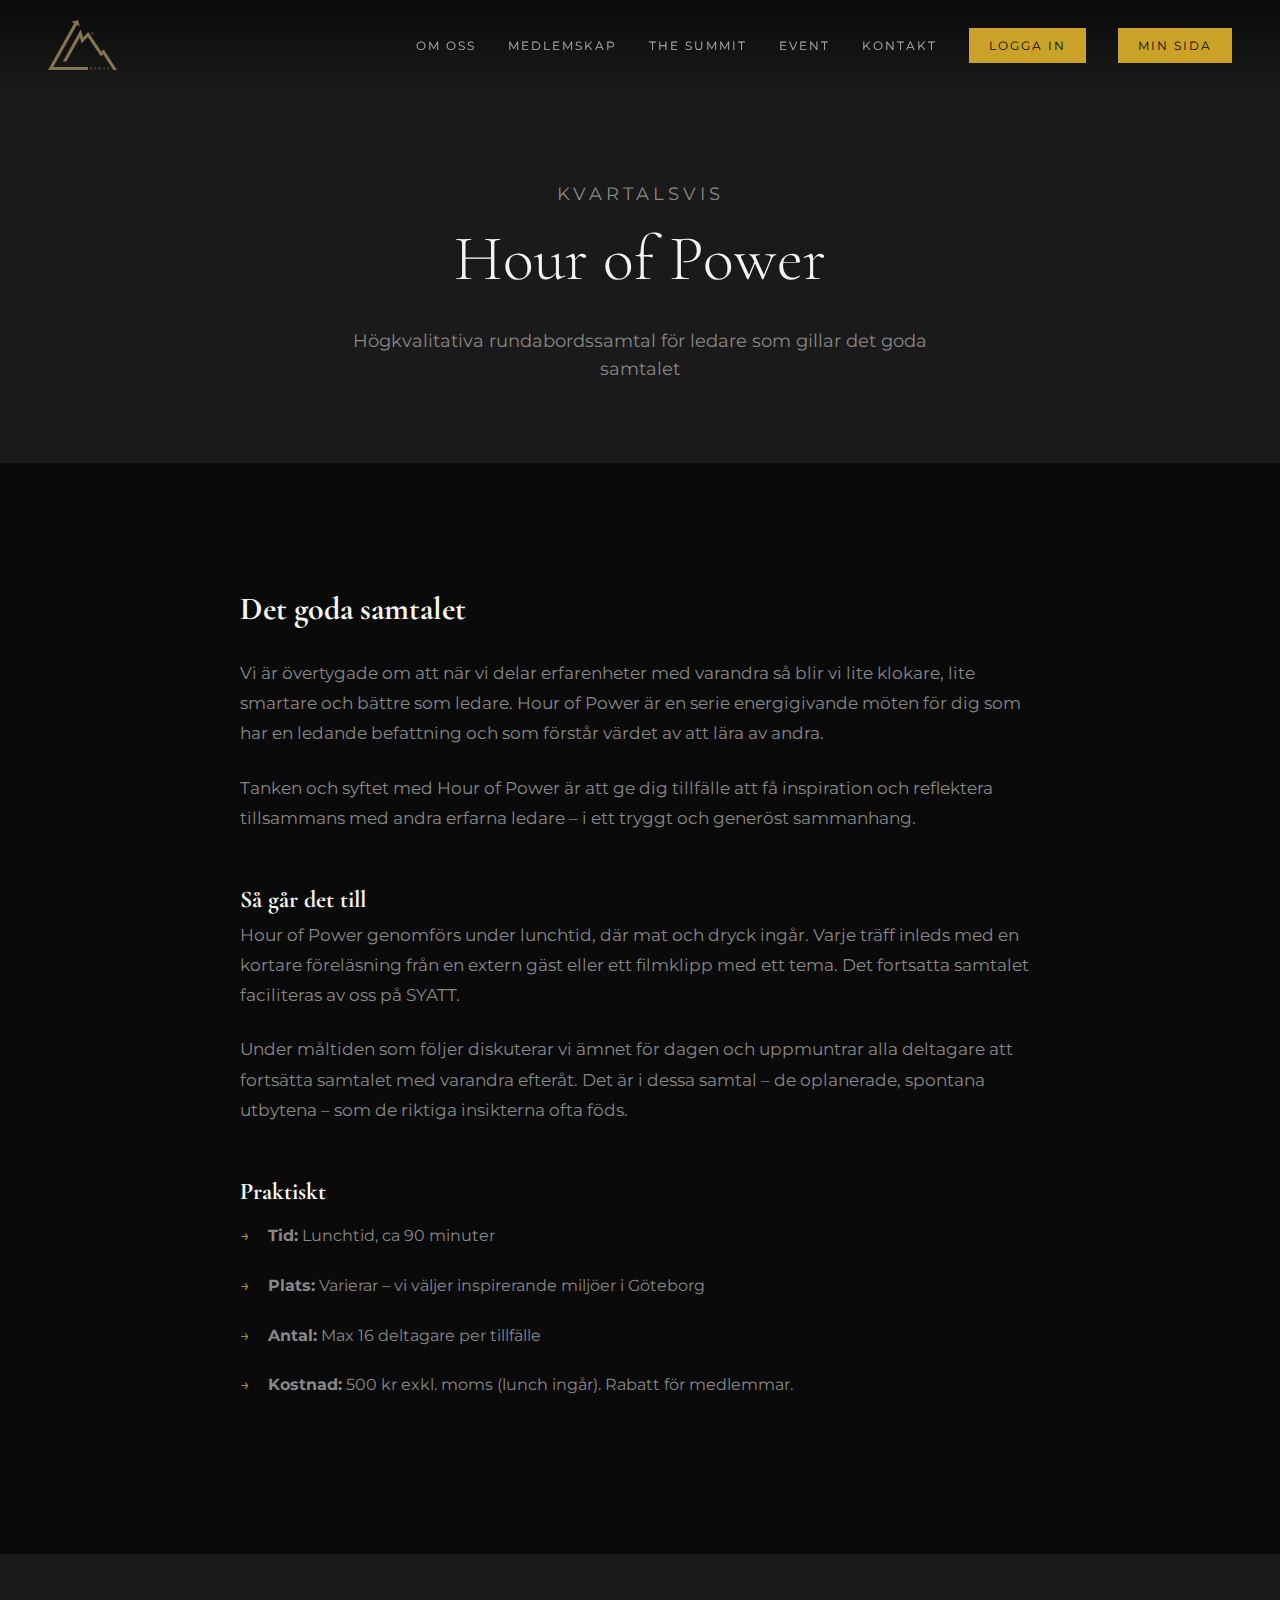
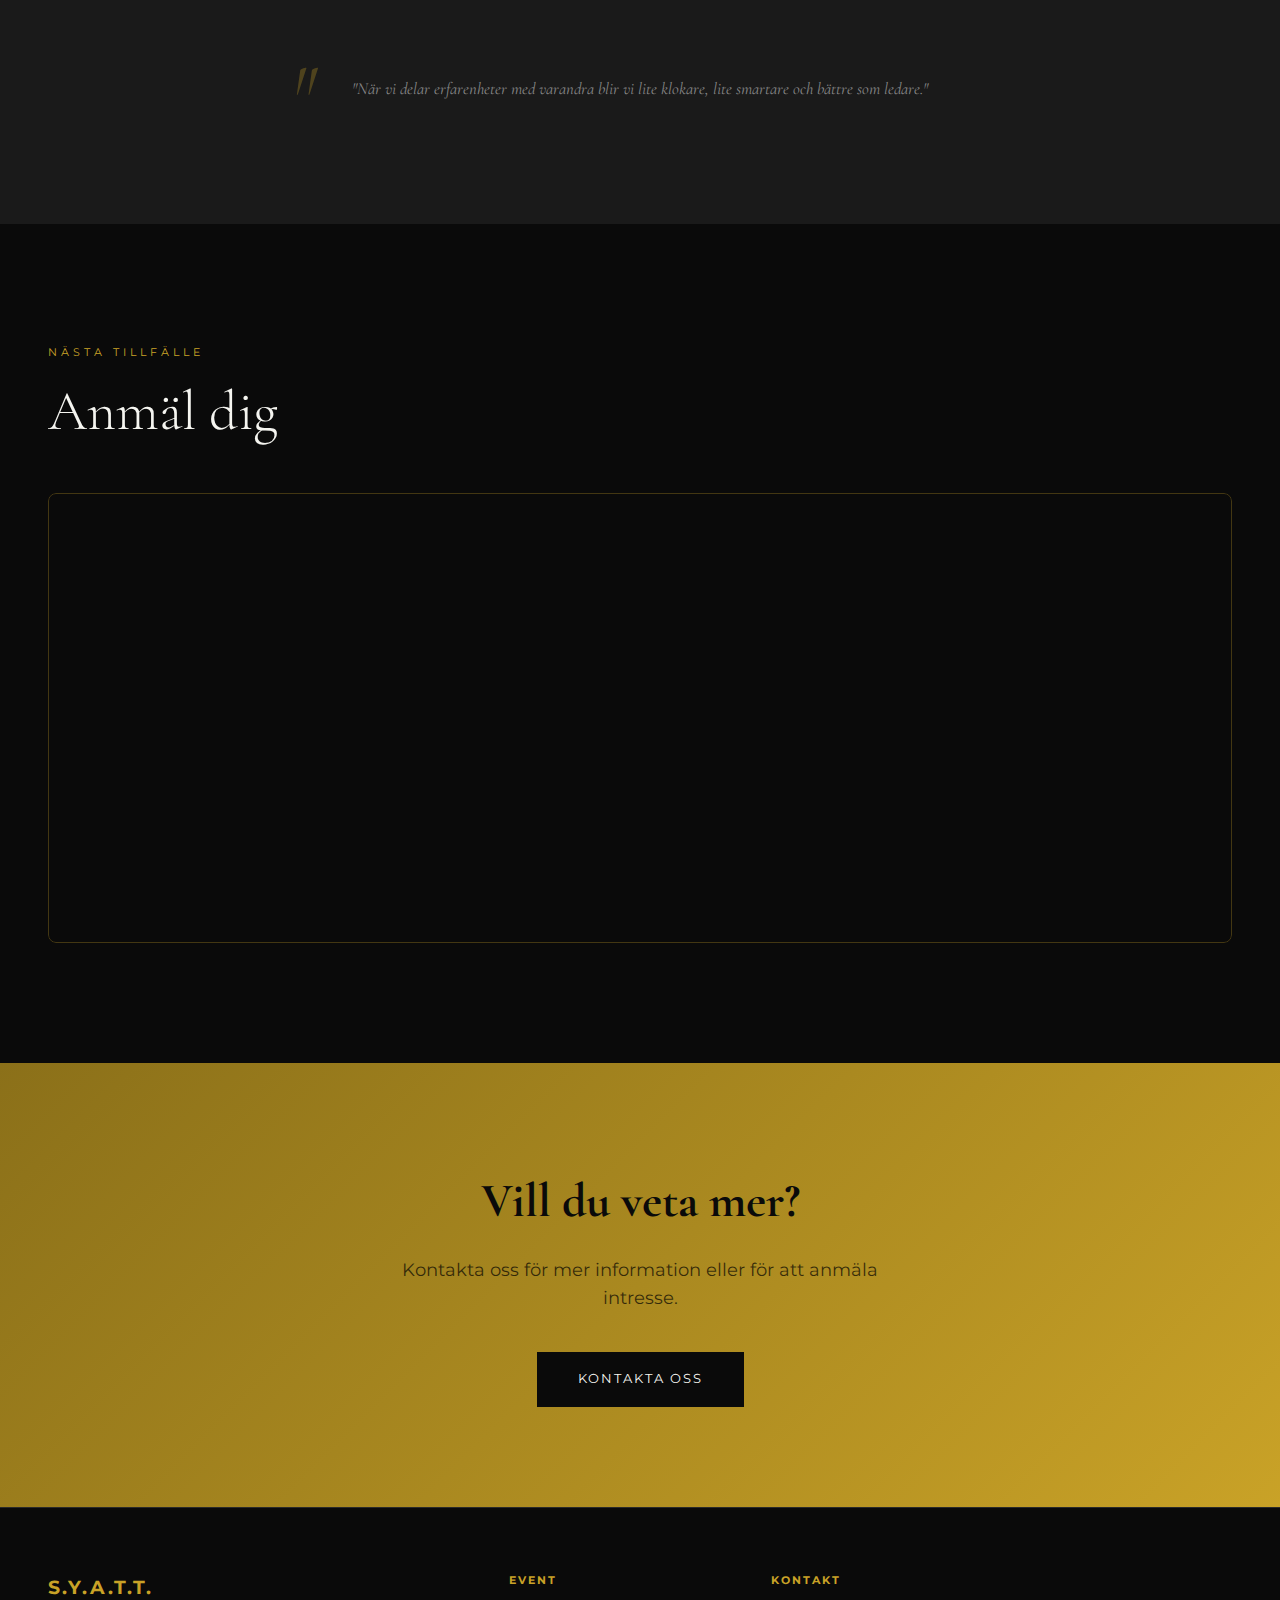
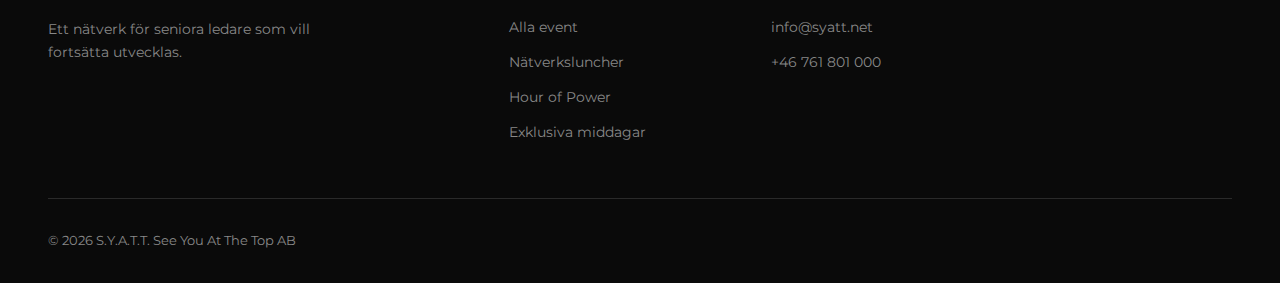
<file: events/hour-of-power.html>
<!DOCTYPE html>
<html lang="sv">
<head>
    <meta charset="UTF-8">
    <link rel="icon" type="image/svg+xml" href="../favicon.svg">
    <meta name="viewport" content="width=device-width, initial-scale=1.0">
    <title>Hour of Power – SYATT</title>
    <script data-memberstack-app="app_cml8nbm3z02hb0stjgejd0474" src="https://static.memberstack.com/scripts/v2/memberstack.js" type="text/javascript"></script>
    <link rel="preconnect" href="https://fonts.googleapis.com">
    <link rel="preconnect" href="https://fonts.gstatic.com" crossorigin>
    <link href="https://fonts.googleapis.com/css2?family=Cormorant+Garamond:ital,wght@0,300;0,400;0,500;0,600;1,400;1,500&family=Montserrat:wght@300;400;500;600&display=swap" rel="stylesheet">
    <link rel="stylesheet" href="../styles.css">
</head>
<body>
    <nav id="navbar">
        <a href="../index.html" class="logo">
            <img src="../images/syatt-logo.svg" alt="SYATT Logo">
            
        </a>
        <ul class="nav-links">
            <li><a href="../om-oss.html">Om oss</a></li>
            <li><a href="../medlemskap.html">Medlemskap</a></li>
            <li><a href="../summit.html">The Summit</a></li>
            <li><a href="index.html">Event</a></li>
            <li><a href="../kontakt.html">Kontakt</a></li>
            <li data-ms-content="!members"><a href="#" data-ms-modal="login" class="nav-login">Logga in</a></li>
            <li data-ms-content="members"><a href="../medlemmar/index.html" class="nav-login">Min sida</a></li>
        </ul>
        <div class="menu-toggle" onclick="toggleMenu()"><span></span><span></span><span></span></div>
    </nav>

    <div class="page-header">
        <p class="section-label">KVARTALSVIS</p>
        <h1>Hour of Power</h1>
        <p>Högkvalitativa rundabordssamtal för ledare som gillar det goda samtalet</p>
    </div>

    <section class="content-section">
        <div class="container">
            <div class="content-block">
                <h2>Det goda samtalet</h2>
                <p>Vi är övertygade om att när vi delar erfarenheter med varandra så blir vi lite klokare, lite smartare och bättre som ledare. Hour of Power är en serie energigivande möten för dig som har en ledande befattning och som förstår värdet av att lära av andra.</p>
                
                <p>Tanken och syftet med Hour of Power är att ge dig tillfälle att få inspiration och reflektera tillsammans med andra erfarna ledare – i ett tryggt och generöst sammanhang.</p>

                <h3 style="margin-top: 48px; font-size: 1.5rem;">Så går det till</h3>
                <p>Hour of Power genomförs under lunchtid, där mat och dryck ingår. Varje träff inleds med en kortare föreläsning från en extern gäst eller ett filmklipp med ett tema. Det fortsatta samtalet faciliteras av oss på SYATT.</p>
                
                <p>Under måltiden som följer diskuterar vi ämnet för dagen och uppmuntrar alla deltagare att fortsätta samtalet med varandra efteråt. Det är i dessa samtal – de oplanerade, spontana utbytena – som de riktiga insikterna ofta föds.</p>

                <h3 style="margin-top: 48px; font-size: 1.5rem;">Praktiskt</h3>
                <ul>
                    <li><strong>Tid:</strong> Lunchtid, ca 90 minuter</li>
                    <li><strong>Plats:</strong> Varierar – vi väljer inspirerande miljöer i Göteborg</li>
                    <li><strong>Antal:</strong> Max 16 deltagare per tillfälle</li>
                    <li><strong>Kostnad:</strong> 500 kr exkl. moms (lunch ingår). Rabatt för medlemmar.</li>
                </ul>
            </div>
        </div>
    </section>

    <section class="content-section alt">
        <div class="container">
            <div class="content-block" style="text-align: center;">
                <p class="philosophy-quote" style="padding-left: 0; max-width: 700px; margin: 0 auto;">"När vi delar erfarenheter med varandra blir vi lite klokare, lite smartare och bättre som ledare."</p>
            </div>
        </div>
    </section>

    <section class="events-preview" style="background: var(--black);">
        <div class="container">
            <p class="section-label">NÄSTA TILLFÄLLE</p>
            <h2 class="section-title">Anmäl dig</h2>
            
            <div class="luma-calendar-container">
                <iframe 
                    src="https://lu.ma/embed/calendar/cal-AnyyxYm0sRZsHs2/events"
                    width="100%"
                    height="450"
                    frameborder="0"
                    style="border: 1px solid rgba(201, 162, 39, 0.3); border-radius: 8px;"
                    allowfullscreen=""
                    aria-hidden="false"
                    tabindex="0">
                </iframe>
            </div>
        </div>
    </section>

    <section class="cta">
        <div class="container">
            <h2>Vill du veta mer?</h2>
            <p>Kontakta oss för mer information eller för att anmäla intresse.</p>
            <a href="../kontakt.html" class="btn">KONTAKTA OSS</a>
        </div>
    </section>

    <footer>
        <div class="footer-content">
            <div class="footer-brand">
                <h3>S.Y.A.T.T.</h3>
                <p>Ett nätverk för seniora ledare som vill fortsätta utvecklas.</p>
            </div>
            <div class="footer-col">
                <h4>Event</h4>
                <a href="index.html">Alla event</a>
                <a href="natverksluncher.html">Nätverksluncher</a>
                <a href="hour-of-power.html">Hour of Power</a>
                <a href="middagar.html">Exklusiva middagar</a>
            </div>
            <div class="footer-col">
                <h4>Kontakt</h4>
                <a href="mailto:info@syatt.net">info@syatt.net</a>
                <a href="tel:+46761801000">+46 761 801 000</a>
            </div>
        </div>
        <div class="footer-bottom">
            <span>© 2026 S.Y.A.T.T. See You At The Top AB</span>
        </div>
    </footer>
    <script src="../scripts.js"></script>
    <script id="luma-checkout" src="https://embed.lu.ma/checkout-button.js"></script>
</body>
</html>
</file>
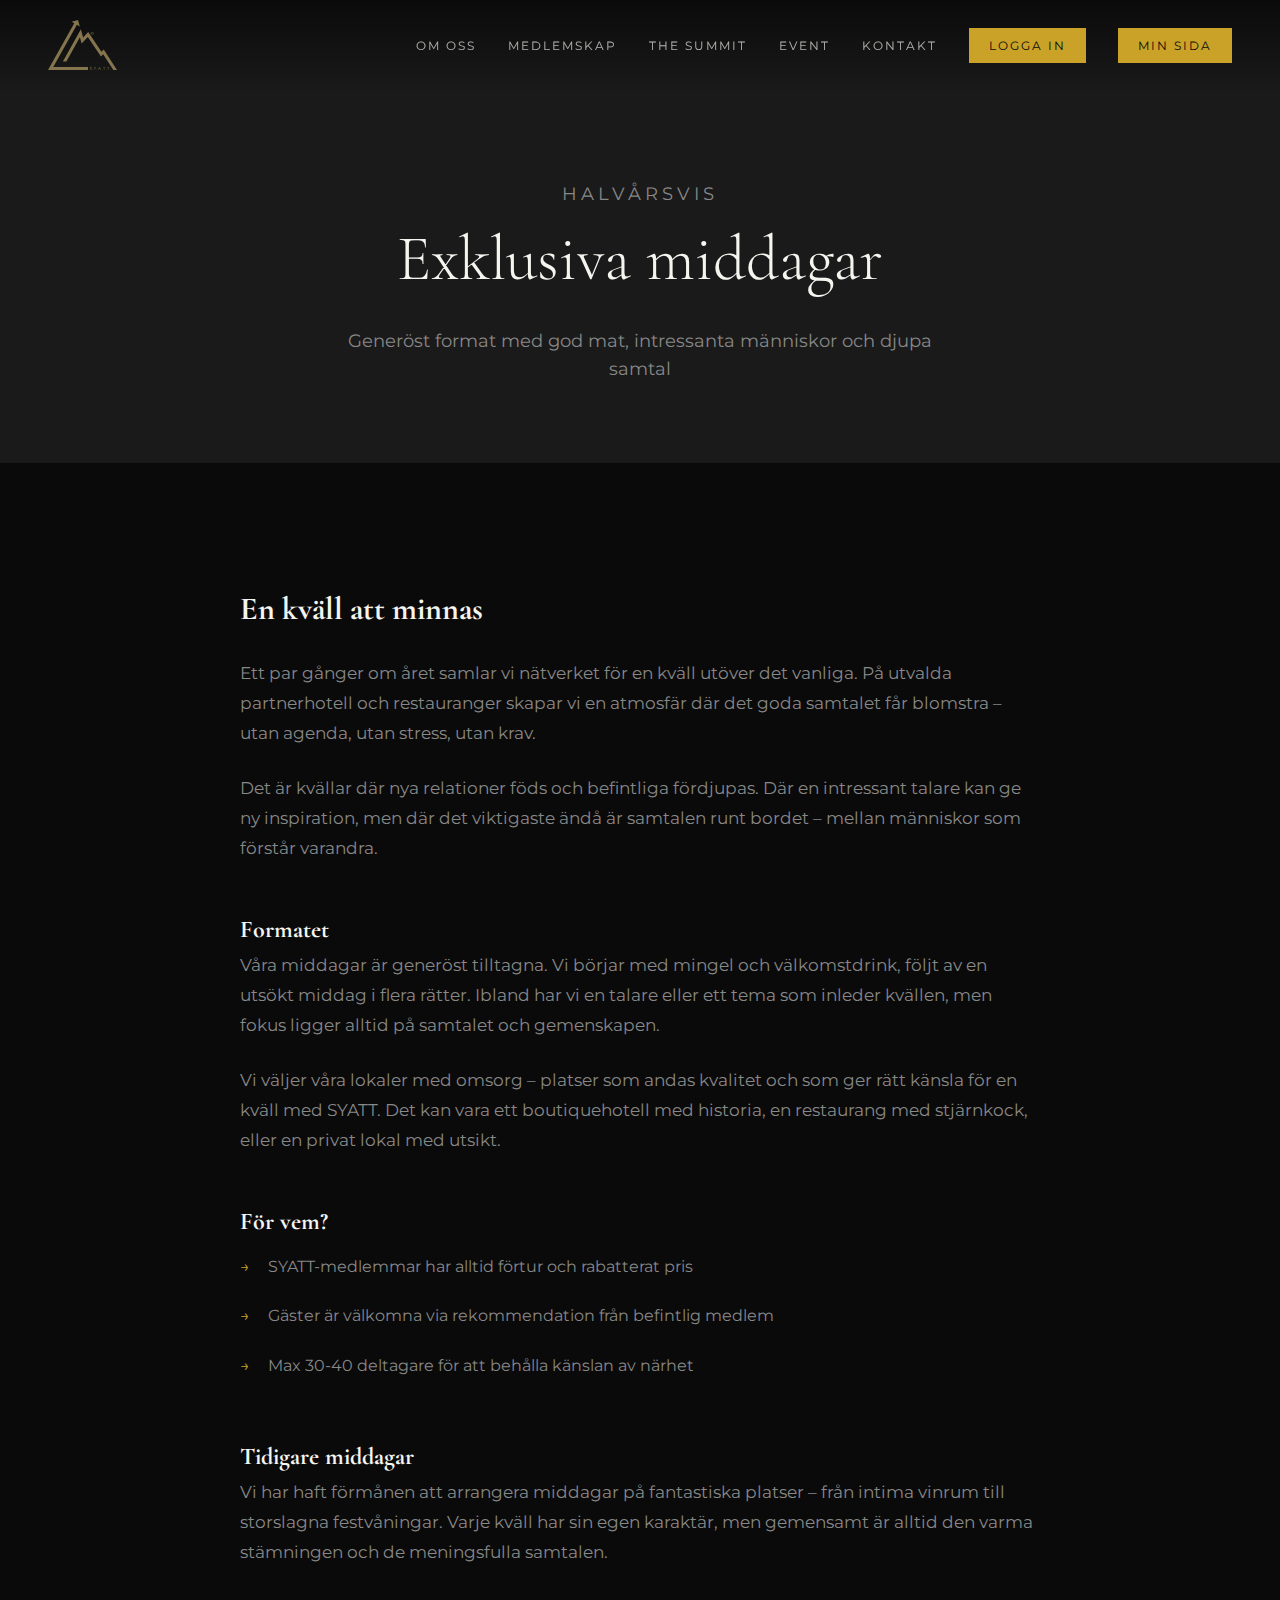
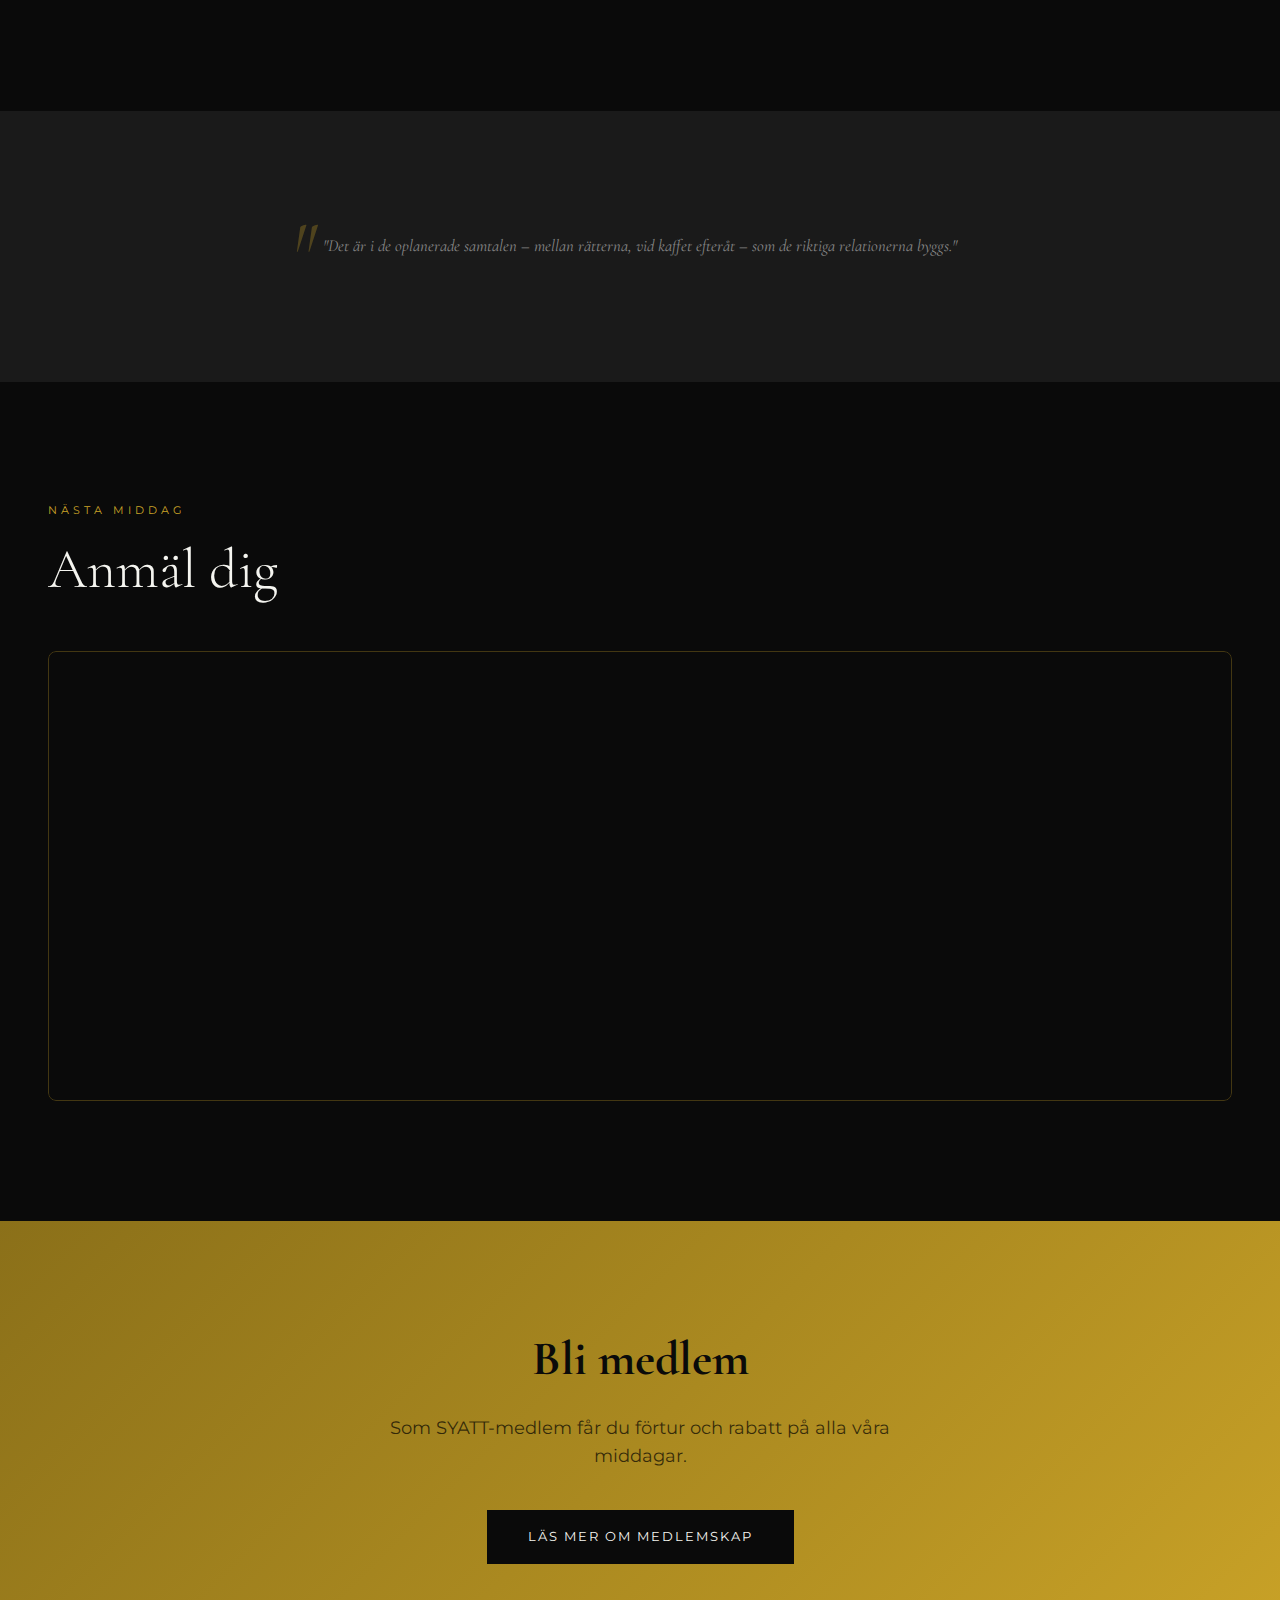
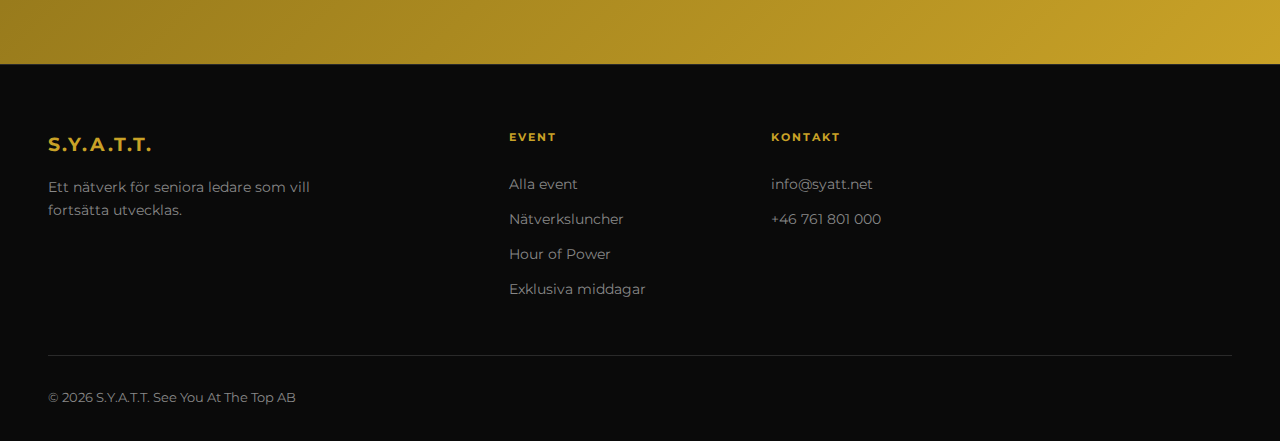
<file: events/middagar.html>
<!DOCTYPE html>
<html lang="sv">
<head>
    <meta charset="UTF-8">
    <link rel="icon" type="image/svg+xml" href="../favicon.svg">
    <meta name="viewport" content="width=device-width, initial-scale=1.0">
    <title>Exklusiva middagar – SYATT</title>
    <script data-memberstack-app="app_cml8nbm3z02hb0stjgejd0474" src="https://static.memberstack.com/scripts/v2/memberstack.js" type="text/javascript"></script>
    <link rel="preconnect" href="https://fonts.googleapis.com">
    <link rel="preconnect" href="https://fonts.gstatic.com" crossorigin>
    <link href="https://fonts.googleapis.com/css2?family=Cormorant+Garamond:ital,wght@0,300;0,400;0,500;0,600;1,400;1,500&family=Montserrat:wght@300;400;500;600&display=swap" rel="stylesheet">
    <link rel="stylesheet" href="../styles.css">
</head>
<body>
    <nav id="navbar">
        <a href="../index.html" class="logo">
            <img src="../images/syatt-logo.svg" alt="SYATT Logo">
            
        </a>
        <ul class="nav-links">
            <li><a href="../om-oss.html">Om oss</a></li>
            <li><a href="../medlemskap.html">Medlemskap</a></li>
            <li><a href="../summit.html">The Summit</a></li>
            <li><a href="index.html">Event</a></li>
            <li><a href="../kontakt.html">Kontakt</a></li>
            <li data-ms-content="!members"><a href="#" data-ms-modal="login" class="nav-login">Logga in</a></li>
            <li data-ms-content="members"><a href="../medlemmar/index.html" class="nav-login">Min sida</a></li>
        </ul>
        <div class="menu-toggle" onclick="toggleMenu()"><span></span><span></span><span></span></div>
    </nav>

    <div class="page-header">
        <p class="section-label">HALVÅRSVIS</p>
        <h1>Exklusiva middagar</h1>
        <p>Generöst format med god mat, intressanta människor och djupa samtal</p>
    </div>

    <section class="content-section">
        <div class="container">
            <div class="content-block">
                <h2>En kväll att minnas</h2>
                <p>Ett par gånger om året samlar vi nätverket för en kväll utöver det vanliga. På utvalda partnerhotell och restauranger skapar vi en atmosfär där det goda samtalet får blomstra – utan agenda, utan stress, utan krav.</p>
                
                <p>Det är kvällar där nya relationer föds och befintliga fördjupas. Där en intressant talare kan ge ny inspiration, men där det viktigaste ändå är samtalen runt bordet – mellan människor som förstår varandra.</p>

                <h3 style="margin-top: 48px; font-size: 1.5rem;">Formatet</h3>
                <p>Våra middagar är generöst tilltagna. Vi börjar med mingel och välkomstdrink, följt av en utsökt middag i flera rätter. Ibland har vi en talare eller ett tema som inleder kvällen, men fokus ligger alltid på samtalet och gemenskapen.</p>
                
                <p>Vi väljer våra lokaler med omsorg – platser som andas kvalitet och som ger rätt känsla för en kväll med SYATT. Det kan vara ett boutiquehotell med historia, en restaurang med stjärnkock, eller en privat lokal med utsikt.</p>

                <h3 style="margin-top: 48px; font-size: 1.5rem;">För vem?</h3>
                <ul>
                    <li>SYATT-medlemmar har alltid förtur och rabatterat pris</li>
                    <li>Gäster är välkomna via rekommendation från befintlig medlem</li>
                    <li>Max 30-40 deltagare för att behålla känslan av närhet</li>
                </ul>

                <h3 style="margin-top: 48px; font-size: 1.5rem;">Tidigare middagar</h3>
                <p>Vi har haft förmånen att arrangera middagar på fantastiska platser – från intima vinrum till storslagna festvåningar. Varje kväll har sin egen karaktär, men gemensamt är alltid den varma stämningen och de meningsfulla samtalen.</p>
            </div>
        </div>
    </section>

    <section class="content-section alt">
        <div class="container">
            <div class="content-block" style="text-align: center;">
                <p class="philosophy-quote" style="padding-left: 0; max-width: 700px; margin: 0 auto;">"Det är i de oplanerade samtalen – mellan rätterna, vid kaffet efteråt – som de riktiga relationerna byggs."</p>
            </div>
        </div>
    </section>

    <section class="events-preview" style="background: var(--black);">
        <div class="container">
            <p class="section-label">NÄSTA MIDDAG</p>
            <h2 class="section-title">Anmäl dig</h2>
            
            <div class="luma-calendar-container">
                <iframe 
                    src="https://lu.ma/embed/calendar/cal-AnyyxYm0sRZsHs2/events"
                    width="100%"
                    height="450"
                    frameborder="0"
                    style="border: 1px solid rgba(201, 162, 39, 0.3); border-radius: 8px;"
                    allowfullscreen=""
                    aria-hidden="false"
                    tabindex="0">
                </iframe>
            </div>
        </div>
    </section>

    <section class="cta">
        <div class="container">
            <h2>Bli medlem</h2>
            <p>Som SYATT-medlem får du förtur och rabatt på alla våra middagar.</p>
            <a href="../medlemskap.html" class="btn">LÄS MER OM MEDLEMSKAP</a>
        </div>
    </section>

    <footer>
        <div class="footer-content">
            <div class="footer-brand">
                <h3>S.Y.A.T.T.</h3>
                <p>Ett nätverk för seniora ledare som vill fortsätta utvecklas.</p>
            </div>
            <div class="footer-col">
                <h4>Event</h4>
                <a href="index.html">Alla event</a>
                <a href="natverksluncher.html">Nätverksluncher</a>
                <a href="hour-of-power.html">Hour of Power</a>
                <a href="middagar.html">Exklusiva middagar</a>
            </div>
            <div class="footer-col">
                <h4>Kontakt</h4>
                <a href="mailto:info@syatt.net">info@syatt.net</a>
                <a href="tel:+46761801000">+46 761 801 000</a>
            </div>
        </div>
        <div class="footer-bottom">
            <span>© 2026 S.Y.A.T.T. See You At The Top AB</span>
        </div>
    </footer>
    <script src="../scripts.js"></script>
    <script id="luma-checkout" src="https://embed.lu.ma/checkout-button.js"></script>
</body>
</html>
</file>
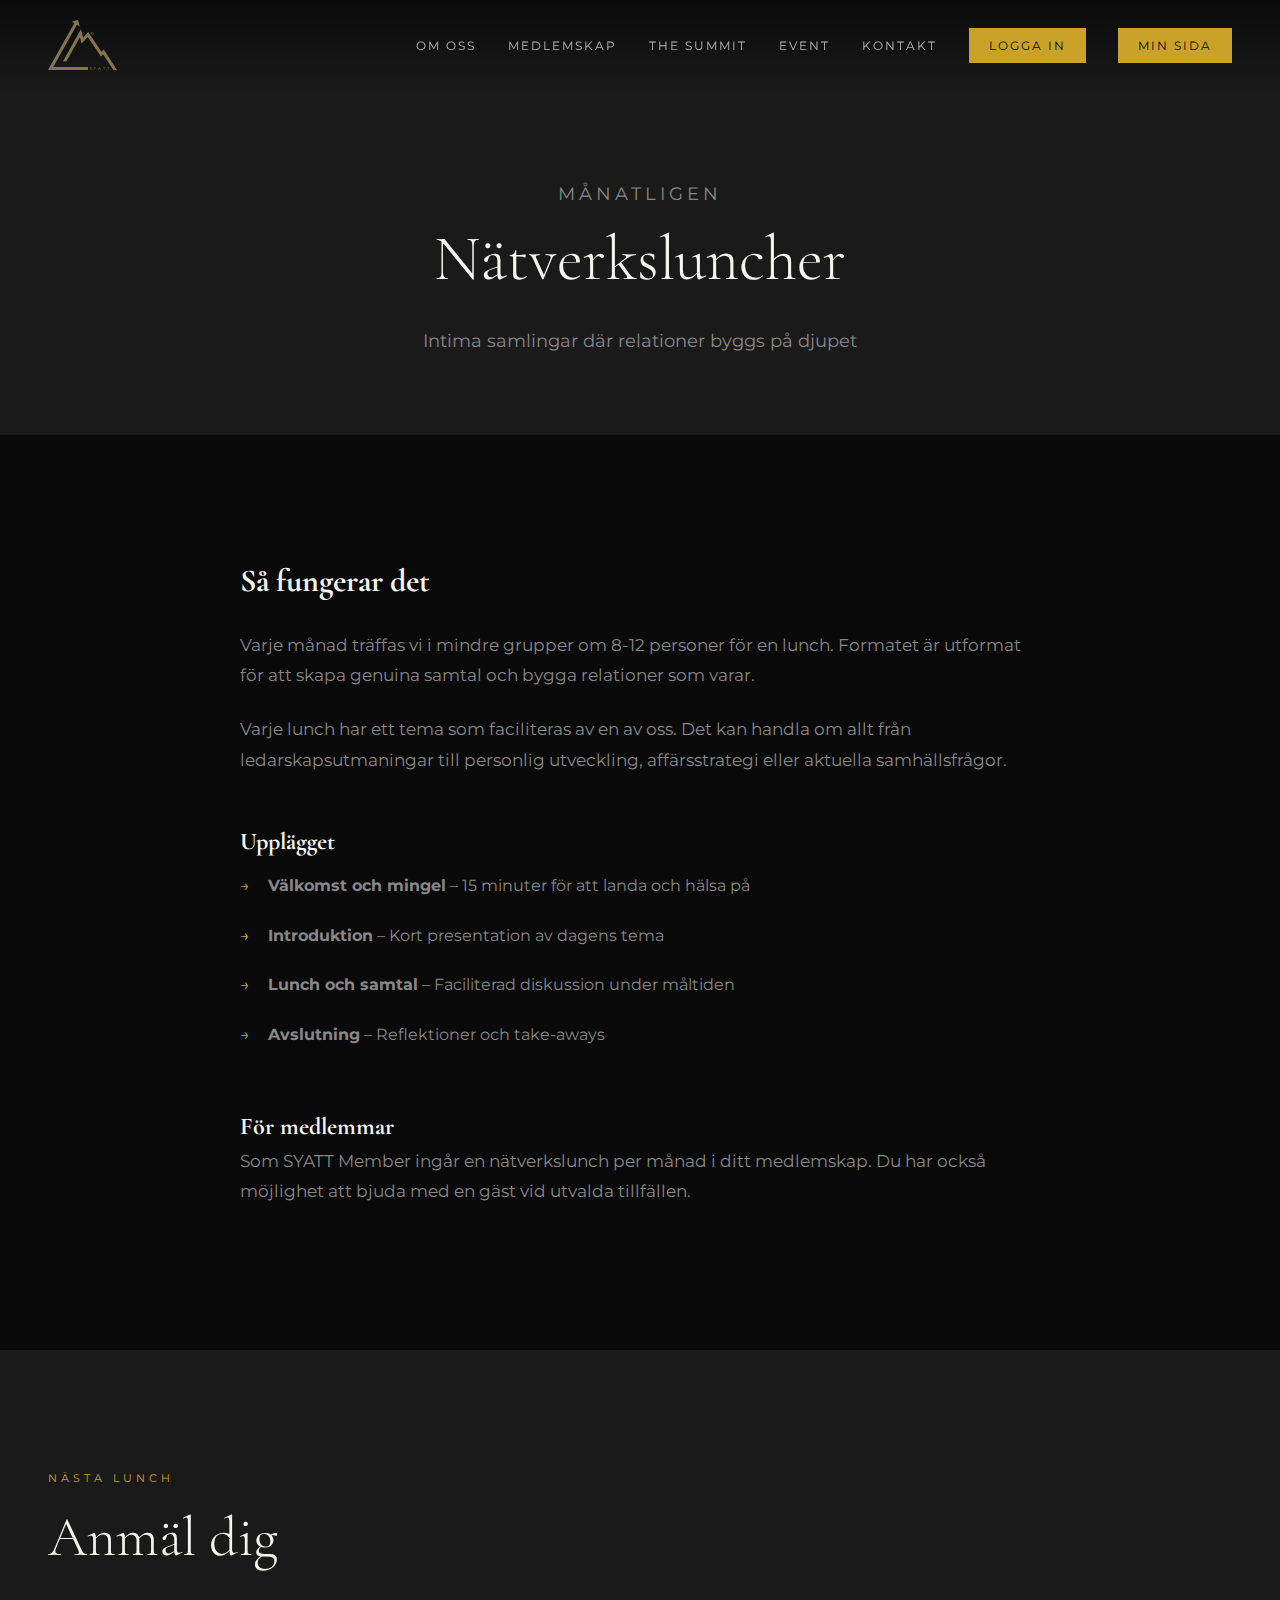
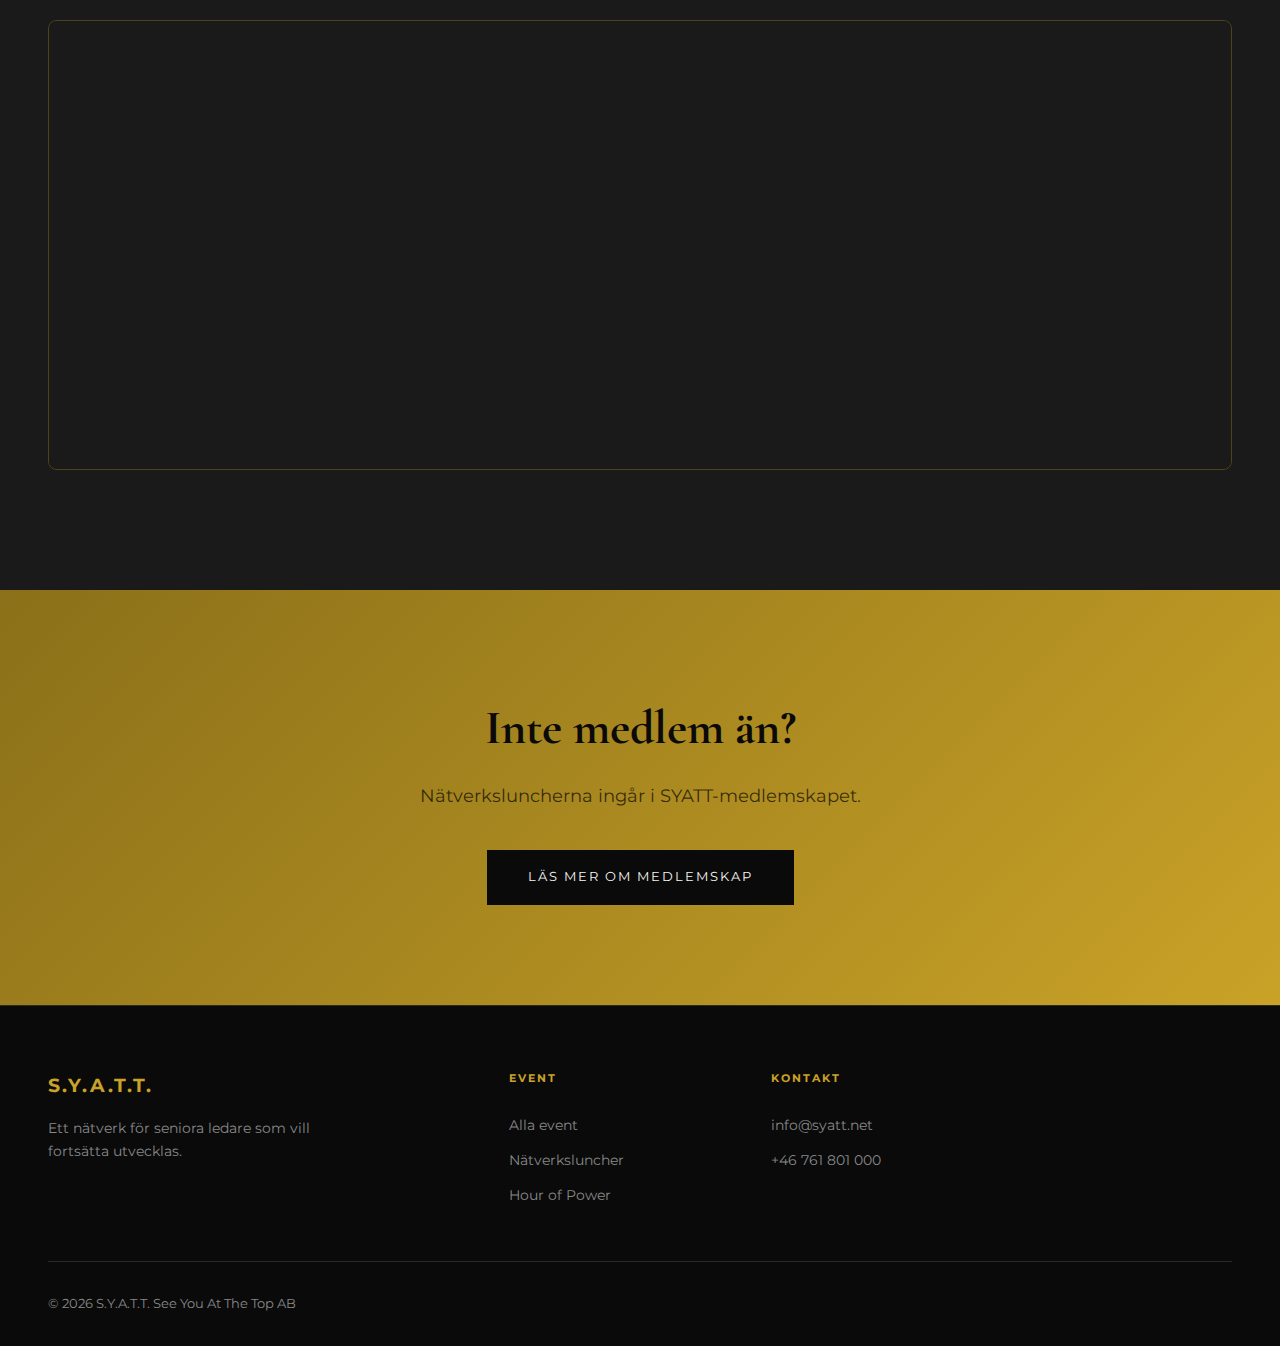
<file: events/natverksluncher.html>
<!DOCTYPE html>
<html lang="sv">
<head>
    <meta charset="UTF-8">
    <link rel="icon" type="image/svg+xml" href="../favicon.svg">
    <meta name="viewport" content="width=device-width, initial-scale=1.0">
    <title>Nätverksluncher – SYATT</title>
    <script data-memberstack-app="app_cml8nbm3z02hb0stjgejd0474" src="https://static.memberstack.com/scripts/v2/memberstack.js" type="text/javascript"></script>
    <link rel="preconnect" href="https://fonts.googleapis.com">
    <link rel="preconnect" href="https://fonts.gstatic.com" crossorigin>
    <link href="https://fonts.googleapis.com/css2?family=Cormorant+Garamond:ital,wght@0,300;0,400;0,500;0,600;1,400;1,500&family=Montserrat:wght@300;400;500;600&display=swap" rel="stylesheet">
    <link rel="stylesheet" href="../styles.css">
</head>
<body>
    <nav id="navbar">
        <a href="../index.html" class="logo">
            <img src="../images/syatt-logo.svg" alt="SYATT Logo">
            
        </a>
        <ul class="nav-links">
            <li><a href="../om-oss.html">Om oss</a></li>
            <li><a href="../medlemskap.html">Medlemskap</a></li>
            <li><a href="../summit.html">The Summit</a></li>
            <li><a href="index.html">Event</a></li>
            <li><a href="../kontakt.html">Kontakt</a></li>
            <li data-ms-content="!members"><a href="#" data-ms-modal="login" class="nav-login">Logga in</a></li>
            <li data-ms-content="members"><a href="../medlemmar/index.html" class="nav-login">Min sida</a></li>
        </ul>
        <div class="menu-toggle" onclick="toggleMenu()"><span></span><span></span><span></span></div>
    </nav>

    <div class="page-header">
        <p class="section-label">MÅNATLIGEN</p>
        <h1>Nätverksluncher</h1>
        <p>Intima samlingar där relationer byggs på djupet</p>
    </div>

    <section class="content-section">
        <div class="container">
            <div class="content-block">
                <h2>Så fungerar det</h2>
                <p>Varje månad träffas vi i mindre grupper om 8-12 personer för en lunch. Formatet är utformat för att skapa genuina samtal och bygga relationer som varar.</p>
                <p>Varje lunch har ett tema som faciliteras av en av oss. Det kan handla om allt från ledarskapsutmaningar till personlig utveckling, affärsstrategi eller aktuella samhällsfrågor.</p>
                
                <h3 style="margin-top: 48px; font-size: 1.5rem;">Upplägget</h3>
                <ul>
                    <li><strong>Välkomst och mingel</strong> – 15 minuter för att landa och hälsa på</li>
                    <li><strong>Introduktion</strong> – Kort presentation av dagens tema</li>
                    <li><strong>Lunch och samtal</strong> – Faciliterad diskussion under måltiden</li>
                    <li><strong>Avslutning</strong> – Reflektioner och take-aways</li>
                </ul>
                
                <h3 style="margin-top: 48px; font-size: 1.5rem;">För medlemmar</h3>
                <p>Som SYATT Member ingår en nätverkslunch per månad i ditt medlemskap. Du har också möjlighet att bjuda med en gäst vid utvalda tillfällen.</p>
            </div>
        </div>
    </section>

    <section class="events-preview" style="background: var(--charcoal);">
        <div class="container">
            <p class="section-label">NÄSTA LUNCH</p>
            <h2 class="section-title">Anmäl dig</h2>
            
            <!-- Luma Calendar Embed -->
            <div class="luma-calendar-container">
                <iframe 
                    src="https://lu.ma/embed/calendar/cal-AnyyxYm0sRZsHs2/events"
                    width="100%"
                    height="450"
                    frameborder="0"
                    style="border: 1px solid rgba(201, 162, 39, 0.3); border-radius: 8px;"
                    allowfullscreen=""
                    aria-hidden="false"
                    tabindex="0">
                </iframe>
            </div>
        </div>
    </section>

    <section class="cta">
        <div class="container">
            <h2>Inte medlem än?</h2>
            <p>Nätverksluncherna ingår i SYATT-medlemskapet.</p>
            <a href="../medlemskap.html" class="btn">LÄS MER OM MEDLEMSKAP</a>
        </div>
    </section>

    <footer>
        <div class="footer-content">
            <div class="footer-brand">
                <h3>S.Y.A.T.T.</h3>
                <p>Ett nätverk för seniora ledare som vill fortsätta utvecklas.</p>
            </div>
            <div class="footer-col">
                <h4>Event</h4>
                <a href="index.html">Alla event</a>
                <a href="natverksluncher.html">Nätverksluncher</a>
                <a href="hour-of-power.html">Hour of Power</a>
            </div>
            <div class="footer-col">
                <h4>Kontakt</h4>
                <a href="mailto:info@syatt.net">info@syatt.net</a>
                <a href="tel:+46761801000">+46 761 801 000</a>
            </div>
        </div>
        <div class="footer-bottom">
            <span>© 2026 S.Y.A.T.T. See You At The Top AB</span>
        </div>
    </footer>
    <script src="../scripts.js"></script>
    <script id="luma-checkout" src="https://embed.lu.ma/checkout-button.js"></script>
</body>
</html>
</file>
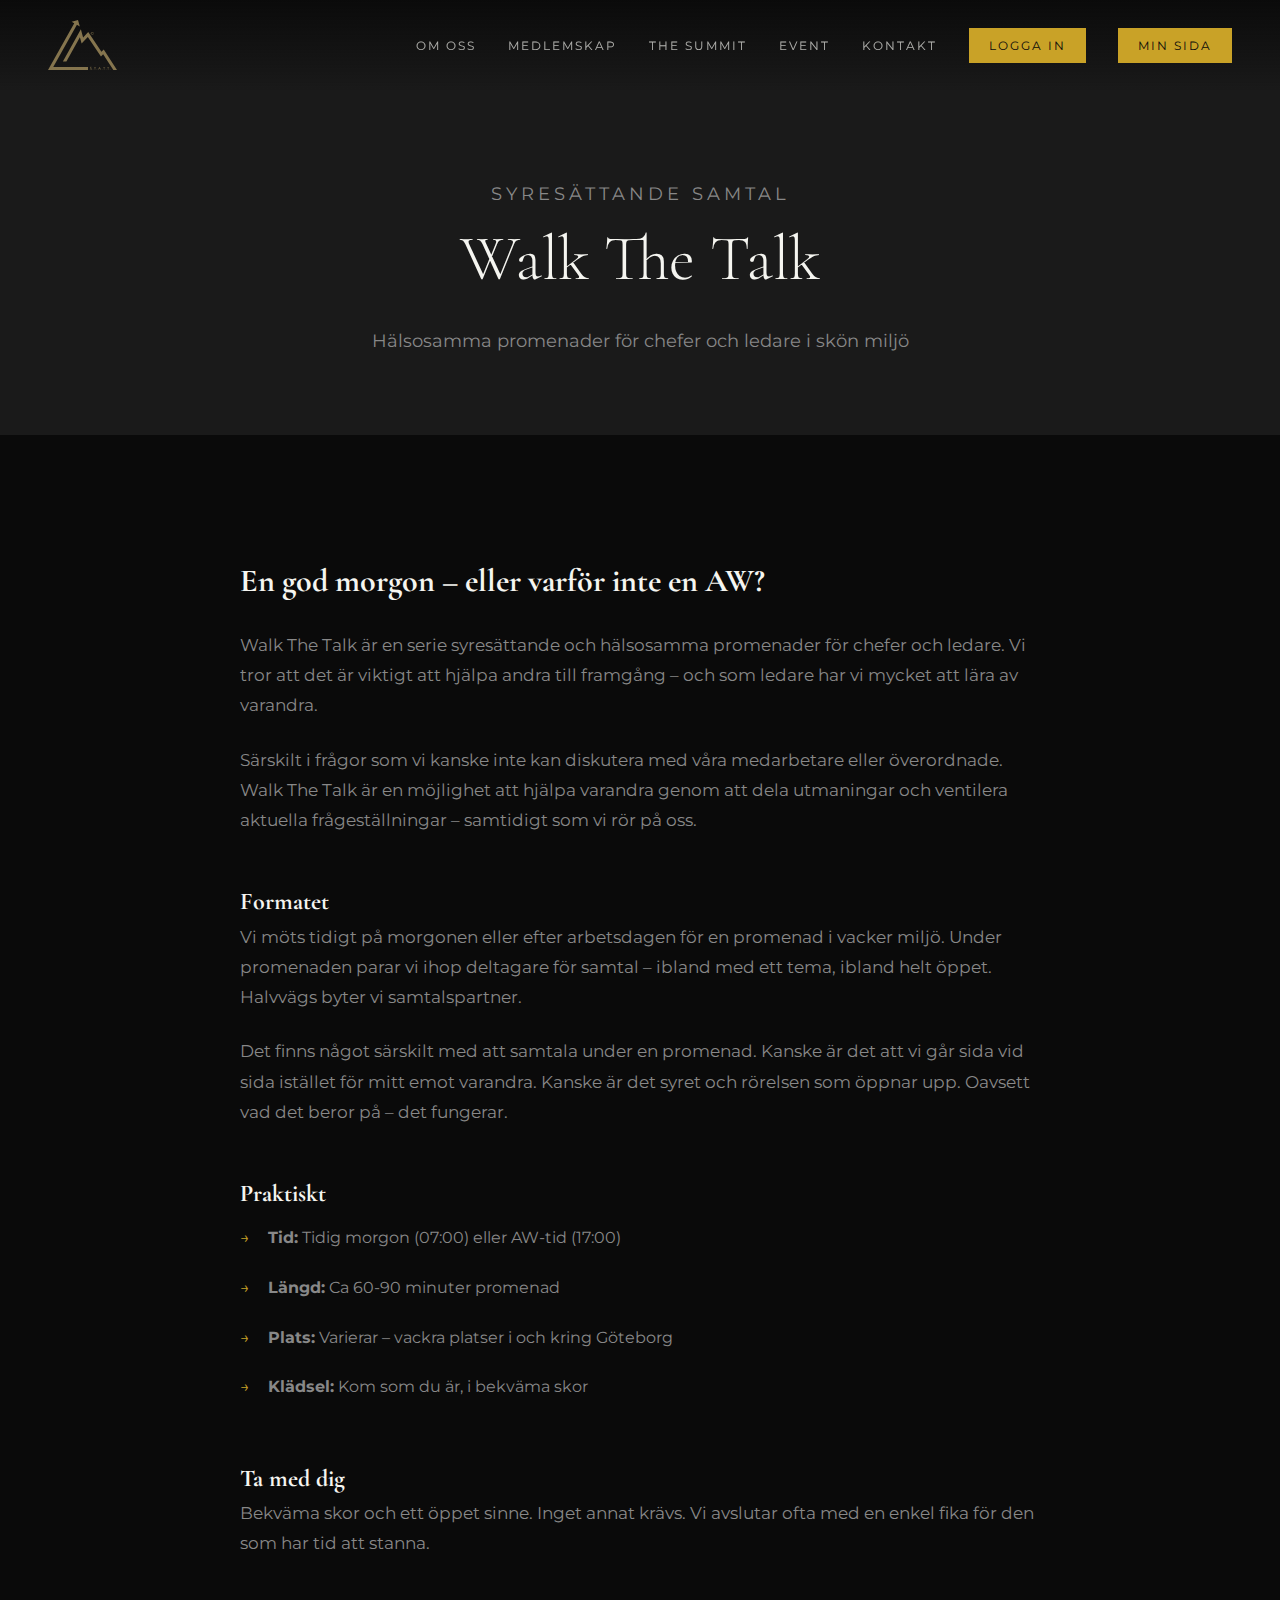
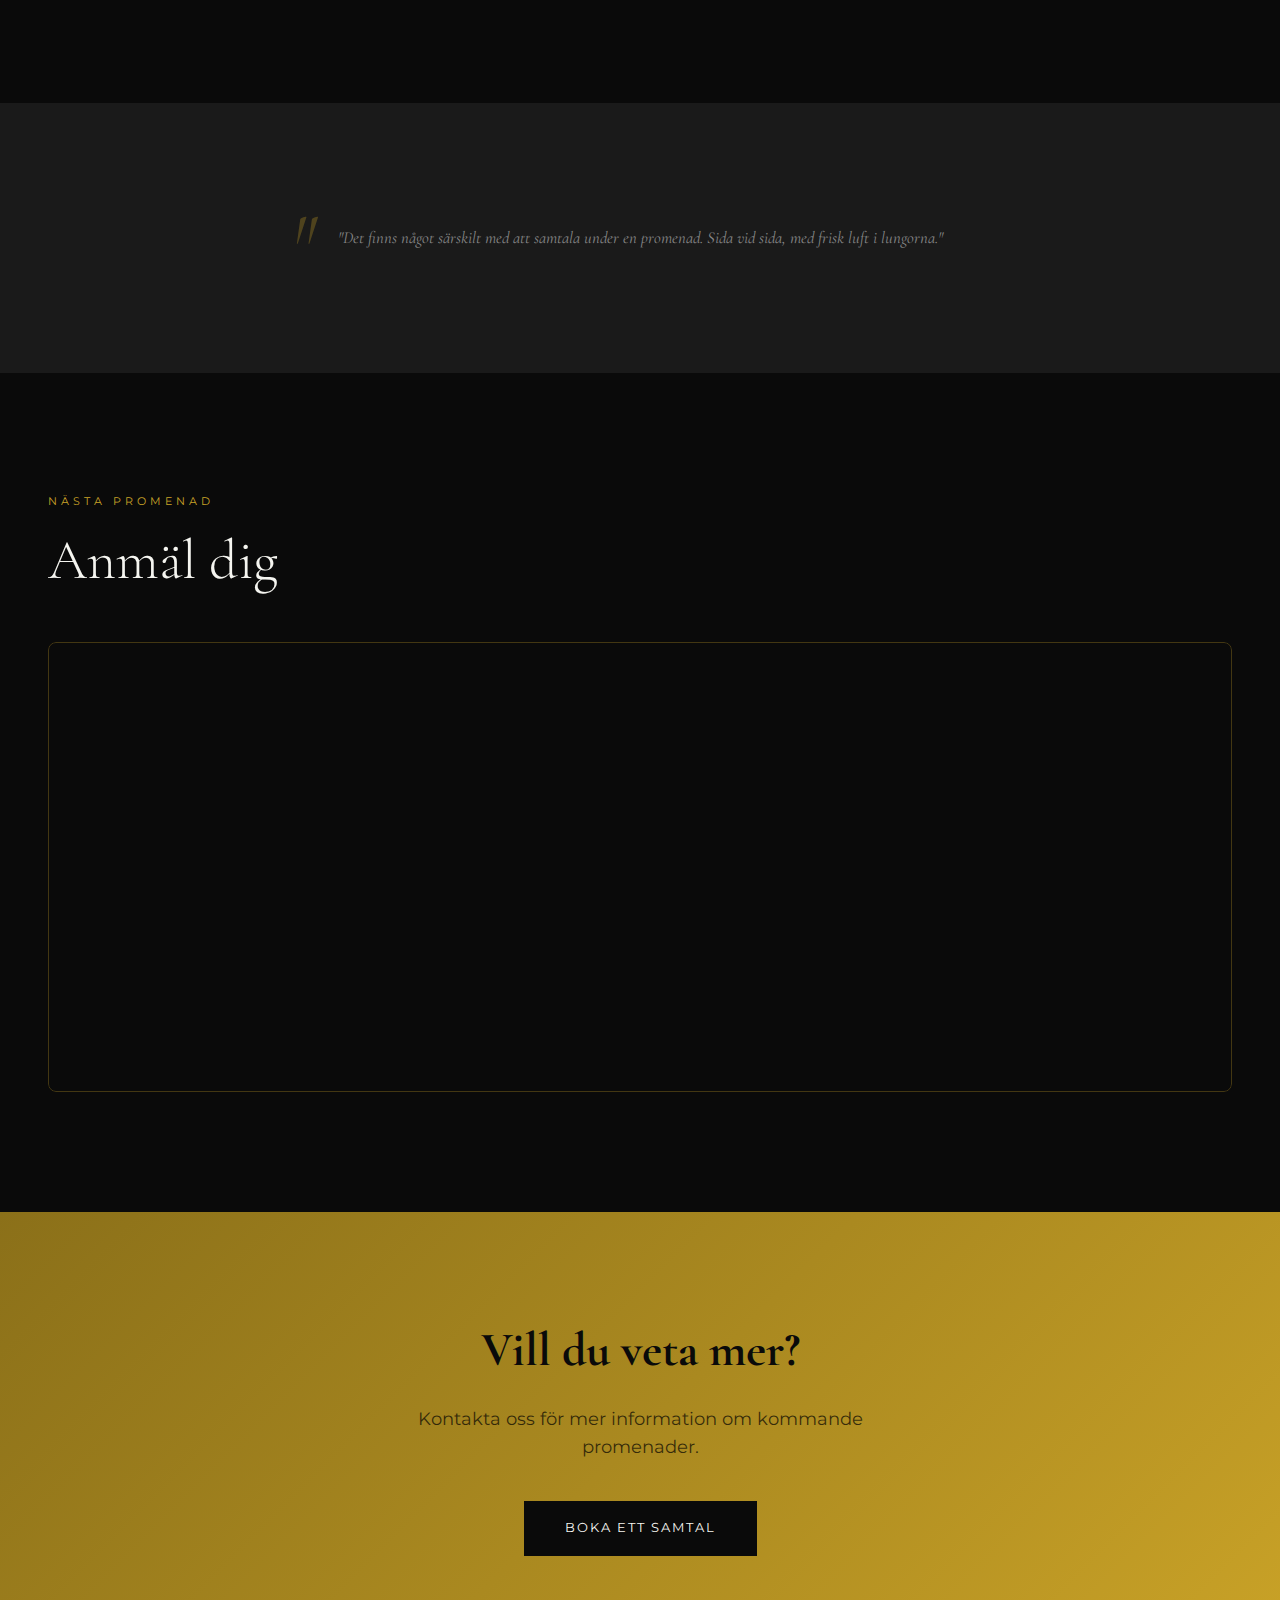
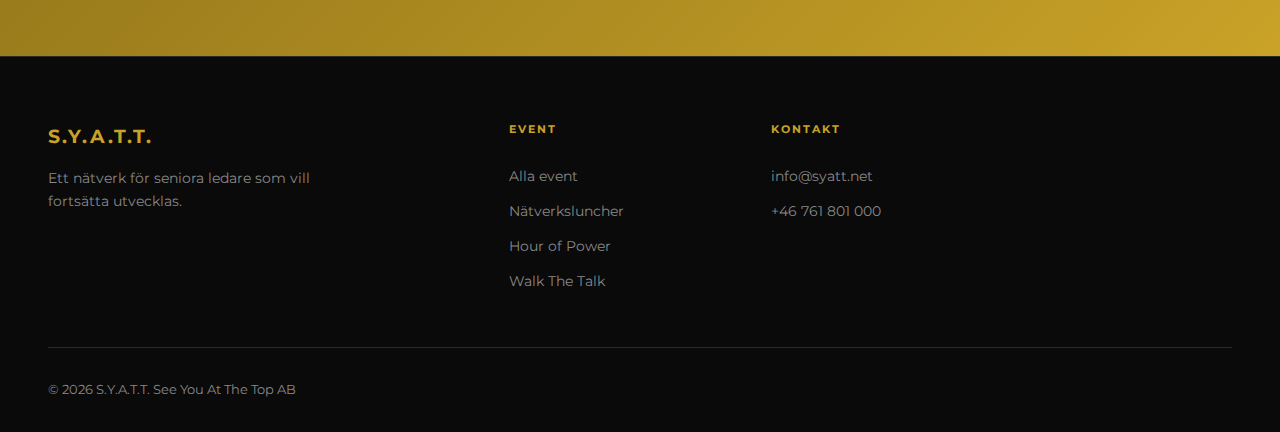
<file: events/walk-the-talk.html>
<!DOCTYPE html>
<html lang="sv">
<head>
    <meta charset="UTF-8">
    <link rel="icon" type="image/svg+xml" href="../favicon.svg">
    <meta name="viewport" content="width=device-width, initial-scale=1.0">
    <title>Walk The Talk – SYATT</title>
    <script data-memberstack-app="app_cml8nbm3z02hb0stjgejd0474" src="https://static.memberstack.com/scripts/v2/memberstack.js" type="text/javascript"></script>
    <link rel="preconnect" href="https://fonts.googleapis.com">
    <link rel="preconnect" href="https://fonts.gstatic.com" crossorigin>
    <link href="https://fonts.googleapis.com/css2?family=Cormorant+Garamond:ital,wght@0,300;0,400;0,500;0,600;1,400;1,500&family=Montserrat:wght@300;400;500;600&display=swap" rel="stylesheet">
    <link rel="stylesheet" href="../styles.css">
</head>
<body>
    <nav id="navbar">
        <a href="../index.html" class="logo">
            <img src="../images/syatt-logo.svg" alt="SYATT Logo">
            
        </a>
        <ul class="nav-links">
            <li><a href="../om-oss.html">Om oss</a></li>
            <li><a href="../medlemskap.html">Medlemskap</a></li>
            <li><a href="../summit.html">The Summit</a></li>
            <li><a href="index.html">Event</a></li>
            <li><a href="../kontakt.html">Kontakt</a></li>
            <li data-ms-content="!members"><a href="#" data-ms-modal="login" class="nav-login">Logga in</a></li>
            <li data-ms-content="members"><a href="../medlemmar/index.html" class="nav-login">Min sida</a></li>
        </ul>
        <div class="menu-toggle" onclick="toggleMenu()"><span></span><span></span><span></span></div>
    </nav>

    <div class="page-header">
        <p class="section-label">SYRESÄTTANDE SAMTAL</p>
        <h1>Walk The Talk</h1>
        <p>Hälsosamma promenader för chefer och ledare i skön miljö</p>
    </div>

    <section class="content-section">
        <div class="container">
            <div class="content-block">
                <h2>En god morgon – eller varför inte en AW?</h2>
                <p>Walk The Talk är en serie syresättande och hälsosamma promenader för chefer och ledare. Vi tror att det är viktigt att hjälpa andra till framgång – och som ledare har vi mycket att lära av varandra.</p>
                
                <p>Särskilt i frågor som vi kanske inte kan diskutera med våra medarbetare eller överordnade. Walk The Talk är en möjlighet att hjälpa varandra genom att dela utmaningar och ventilera aktuella frågeställningar – samtidigt som vi rör på oss.</p>

                <h3 style="margin-top: 48px; font-size: 1.5rem;">Formatet</h3>
                <p>Vi möts tidigt på morgonen eller efter arbetsdagen för en promenad i vacker miljö. Under promenaden parar vi ihop deltagare för samtal – ibland med ett tema, ibland helt öppet. Halvvägs byter vi samtalspartner.</p>
                
                <p>Det finns något särskilt med att samtala under en promenad. Kanske är det att vi går sida vid sida istället för mitt emot varandra. Kanske är det syret och rörelsen som öppnar upp. Oavsett vad det beror på – det fungerar.</p>

                <h3 style="margin-top: 48px; font-size: 1.5rem;">Praktiskt</h3>
                <ul>
                    <li><strong>Tid:</strong> Tidig morgon (07:00) eller AW-tid (17:00)</li>
                    <li><strong>Längd:</strong> Ca 60-90 minuter promenad</li>
                    <li><strong>Plats:</strong> Varierar – vackra platser i och kring Göteborg</li>
                    <li><strong>Klädsel:</strong> Kom som du är, i bekväma skor</li>
                </ul>

                <h3 style="margin-top: 48px; font-size: 1.5rem;">Ta med dig</h3>
                <p>Bekväma skor och ett öppet sinne. Inget annat krävs. Vi avslutar ofta med en enkel fika för den som har tid att stanna.</p>
            </div>
        </div>
    </section>

    <section class="content-section alt">
        <div class="container">
            <div class="content-block" style="text-align: center;">
                <p class="philosophy-quote" style="padding-left: 0; max-width: 700px; margin: 0 auto;">"Det finns något särskilt med att samtala under en promenad. Sida vid sida, med frisk luft i lungorna."</p>
            </div>
        </div>
    </section>

    <section class="events-preview" style="background: var(--black);">
        <div class="container">
            <p class="section-label">NÄSTA PROMENAD</p>
            <h2 class="section-title">Anmäl dig</h2>
            
            <div class="luma-calendar-container">
                <iframe 
                    src="https://lu.ma/embed/calendar/cal-AnyyxYm0sRZsHs2/events"
                    width="100%"
                    height="450"
                    frameborder="0"
                    style="border: 1px solid rgba(201, 162, 39, 0.3); border-radius: 8px;"
                    allowfullscreen=""
                    aria-hidden="false"
                    tabindex="0">
                </iframe>
            </div>
        </div>
    </section>

    <section class="cta">
        <div class="container">
            <h2>Vill du veta mer?</h2>
            <p>Kontakta oss för mer information om kommande promenader.</p>
            <a href="../kontakt.html" class="btn">BOKA ETT SAMTAL</a>
        </div>
    </section>

    <footer>
        <div class="footer-content">
            <div class="footer-brand">
                <h3>S.Y.A.T.T.</h3>
                <p>Ett nätverk för seniora ledare som vill fortsätta utvecklas.</p>
            </div>
            <div class="footer-col">
                <h4>Event</h4>
                <a href="index.html">Alla event</a>
                <a href="natverksluncher.html">Nätverksluncher</a>
                <a href="hour-of-power.html">Hour of Power</a>
                <a href="walk-the-talk.html">Walk The Talk</a>
            </div>
            <div class="footer-col">
                <h4>Kontakt</h4>
                <a href="mailto:info@syatt.net">info@syatt.net</a>
                <a href="tel:+46761801000">+46 761 801 000</a>
            </div>
        </div>
        <div class="footer-bottom">
            <span>© 2026 S.Y.A.T.T. See You At The Top AB</span>
        </div>
    </footer>
    <script src="../scripts.js"></script>
    <script id="luma-checkout" src="https://embed.lu.ma/checkout-button.js"></script>
</body>
</html>
</file>
<file: styles.css>
/* =====================================================
   SYATT WEBSITE - MAIN STYLESHEET
   =====================================================
   
   Färgschema:
   - Guld: #c9a227
   - Guld ljus: #e8d48a
   - Guld mörk: #8b7019
   - Svart: #0a0a0a
   - Kolgrå: #1a1a1a
   - Mörkgrå: #2a2a2a
   - Grå: #888888
   - Vit: #f5f5f0
   
   ===================================================== */

:root {
    --gold: #c9a227;
    --gold-light: #e8d48a;
    --gold-dark: #8b7019;
    --black: #0a0a0a;
    --charcoal: #1a1a1a;
    --grey-dark: #2a2a2a;
    --grey: #888888;
    --white: #f5f5f0;
}

/* =====================================================
   RESET & BASE
   ===================================================== */
* {
    margin: 0;
    padding: 0;
    box-sizing: border-box;
}

html {
    scroll-behavior: smooth;
}

body {
    font-family: 'Montserrat', sans-serif;
    background: var(--black);
    color: var(--white);
    line-height: 1.6;
    overflow-x: hidden;
}

h1, h2, h3, h4, .serif {
    font-family: 'Cormorant Garamond', serif;
}

a {
    text-decoration: none;
    color: inherit;
}

img {
    max-width: 100%;
    height: auto;
}

/* =====================================================
   NAVIGATION
   ===================================================== */
nav {
    position: fixed;
    top: 0;
    left: 0;
    right: 0;
    z-index: 1000;
    padding: 20px 48px;
    display: flex;
    justify-content: space-between;
    align-items: center;
    background: linear-gradient(to bottom, rgba(10,10,10,0.95), transparent);
    transition: all 0.4s ease;
}

nav.scrolled {
    background: rgba(10,10,10,0.98);
    padding: 16px 48px;
    backdrop-filter: blur(20px);
}

.logo {
    display: flex;
    align-items: center;
    gap: 12px;
}

.logo img {
    height: 50px;
    width: auto;
}

.logo span {
    font-family: 'Montserrat', sans-serif;
    font-weight: 500;
    letter-spacing: 3px;
    font-size: 0.9rem;
    color: var(--white);
}

.nav-links {
    display: flex;
    gap: 32px;
    list-style: none;
    align-items: center;
}

.nav-links a {
    font-size: 0.75rem;
    letter-spacing: 2px;
    text-transform: uppercase;
    opacity: 0.7;
    transition: all 0.3s ease;
    position: relative;
}

.nav-links a:hover {
    opacity: 1;
    color: var(--gold);
}

.nav-links a::after {
    content: '';
    position: absolute;
    bottom: -4px;
    left: 0;
    width: 0;
    height: 1px;
    background: var(--gold);
    transition: width 0.3s ease;
}

.nav-links a:hover::after {
    width: 100%;
}

.nav-login {
    background: var(--gold);
    color: var(--black) !important;
    padding: 10px 20px;
    opacity: 1 !important;
}

.nav-login:hover {
    background: var(--gold-light);
}

.nav-login::after {
    display: none;
}

/* Mobile menu */
.menu-toggle {
    display: none;
    flex-direction: column;
    gap: 5px;
    cursor: pointer;
    padding: 10px;
}

.menu-toggle span {
    width: 25px;
    height: 2px;
    background: var(--white);
    transition: all 0.3s ease;
}

/* =====================================================
   BUTTONS
   ===================================================== */
.btn {
    padding: 16px 40px;
    font-size: 0.8rem;
    letter-spacing: 2px;
    text-transform: uppercase;
    border: 1px solid var(--gold);
    transition: all 0.4s ease;
    font-family: 'Montserrat', sans-serif;
    cursor: pointer;
    display: inline-block;
}

.btn-primary {
    background: var(--gold);
    color: var(--black);
}

.btn-primary:hover {
    background: var(--gold-light);
    transform: translateY(-2px);
    box-shadow: 0 10px 40px rgba(201, 162, 39, 0.3);
}

.btn-secondary {
    background: transparent;
    color: var(--white);
}

.btn-secondary:hover {
    background: var(--white);
    color: var(--black);
}

/* =====================================================
   SECTIONS - COMMON
   ===================================================== */
section {
    padding: 120px 48px;
}

.container {
    max-width: 1200px;
    margin: 0 auto;
}

.section-label {
    font-size: 0.7rem;
    letter-spacing: 4px;
    text-transform: uppercase;
    color: var(--gold);
    margin-bottom: 16px;
    font-family: 'Montserrat', sans-serif;
}

.section-title {
    font-size: clamp(2.2rem, 5vw, 3.5rem);
    font-weight: 300;
    margin-bottom: 24px;
    line-height: 1.2;
}

.section-intro {
    font-size: 1.1rem;
    color: var(--grey);
    max-width: 600px;
    margin-bottom: 48px;
}

/* =====================================================
   HERO SECTION
   ===================================================== */
.hero {
    min-height: 100vh;
    display: flex;
    align-items: center;
    justify-content: center;
    position: relative;
    background: linear-gradient(135deg, rgba(10,10,10,0.75) 0%, rgba(10,10,10,0.65) 50%, rgba(10,10,10,0.8) 100%),
                url('images/hero-mountain.jpg') center/cover no-repeat;
    background-attachment: fixed;
}

.hero-subtitle {
    text-shadow: 0 2px 8px rgba(0,0,0,0.5);
}

.hero-content {
    text-align: center;
    padding: 0 24px;
    max-width: 900px;
    animation: fadeUp 1.2s ease-out;
}

@keyframes fadeUp {
    from {
        opacity: 0;
        transform: translateY(40px);
    }
    to {
        opacity: 1;
        transform: translateY(0);
    }
}

.hero-pretitle {
    font-size: 0.75rem;
    letter-spacing: 4px;
    text-transform: uppercase;
    color: var(--gold);
    margin-bottom: 24px;
}

.hero h1 {
    font-size: clamp(3rem, 8vw, 5.5rem);
    font-weight: 300;
    line-height: 1.1;
    margin-bottom: 32px;
}

.hero h1 em {
    font-style: italic;
    color: var(--gold);
}

.hero-subtitle {
    font-size: 1.15rem;
    font-weight: 300;
    color: var(--white);
    max-width: 600px;
    margin: 0 auto 48px;
    line-height: 1.8;
    text-shadow: 0 2px 10px rgba(0,0,0,0.6);
}

.hero-buttons {
    display: flex;
    gap: 24px;
    justify-content: center;
    flex-wrap: wrap;
}

.scroll-indicator {
    position: absolute;
    bottom: 40px;
    left: 50%;
    transform: translateX(-50%);
    display: flex;
    flex-direction: column;
    align-items: center;
    gap: 8px;
    color: var(--grey);
    font-size: 0.7rem;
    letter-spacing: 2px;
    text-transform: uppercase;
    animation: bounce 2s ease-in-out infinite;
}

@keyframes bounce {
    0%, 100% { transform: translateX(-50%) translateY(0); }
    50% { transform: translateX(-50%) translateY(10px); }
}

/* =====================================================
   PAGE HEADER (för undersidor)
   ===================================================== */
.page-header {
    padding: 180px 48px 80px;
    background: var(--charcoal);
    text-align: center;
}

.page-header h1 {
    font-size: clamp(2.5rem, 6vw, 4rem);
    font-weight: 300;
    margin-bottom: 16px;
}

.page-header p {
    font-size: 1.1rem;
    color: var(--grey);
    max-width: 600px;
    margin: 0 auto;
}

/* =====================================================
   PHILOSOPHY SECTION
   ===================================================== */
.philosophy {
    background: linear-gradient(135deg, #f5f5f0 0%, #e8e8e3 100%);
}

.philosophy .section-label {
    color: var(--gold-dark);
}

.philosophy .section-title {
    color: var(--black);
}

.philosophy-grid {
    display: grid;
    grid-template-columns: 1fr 1fr;
    gap: 80px;
    align-items: center;
}

.philosophy-content p {
    font-size: 1.05rem;
    color: #444;
    margin-bottom: 24px;
    line-height: 1.8;
}

.philosophy-quote {
    font-family: 'Cormorant Garamond', serif;
    font-size: clamp(1.8rem, 4vw, 2.5rem);
    font-style: italic;
    color: var(--gold-dark);
    line-height: 1.4;
    position: relative;
    padding-left: 40px;
}

.philosophy-quote::before {
    content: '"';
    position: absolute;
    left: 0;
    top: -20px;
    font-size: 5rem;
    color: var(--gold);
    opacity: 0.3;
    line-height: 1;
}

/* =====================================================
   MEMBERSHIP SECTION
   ===================================================== */
.membership {
    background: var(--black);
}

.membership-preview {
    max-width: 450px;
    margin: 48px auto 0;
}

.membership-grid {
    display: grid;
    grid-template-columns: repeat(3, 1fr);
    gap: 32px;
    margin-top: 64px;
}

.membership-card {
    background: var(--charcoal);
    padding: 48px 36px;
    border: 1px solid var(--grey-dark);
    position: relative;
    transition: all 0.4s ease;
}

.membership-card:hover {
    transform: translateY(-8px);
    border-color: var(--gold);
}

.membership-card.featured {
    border-color: var(--gold);
    background: linear-gradient(135deg, var(--charcoal), rgba(201, 162, 39, 0.08));
}

.membership-card.featured::before {
    content: 'Rekommenderas';
    position: absolute;
    top: -12px;
    left: 32px;
    background: var(--gold);
    color: var(--black);
    font-size: 0.65rem;
    letter-spacing: 2px;
    text-transform: uppercase;
    padding: 6px 16px;
    font-weight: 600;
}

.membership-card h3 {
    font-size: 1.4rem;
    font-weight: 400;
    margin-bottom: 12px;
}

.membership-price {
    font-size: 2rem;
    font-weight: 600;
    color: var(--gold);
    margin-bottom: 8px;
}

.membership-price span {
    font-size: 0.9rem;
    font-weight: 300;
    color: var(--grey);
}

.membership-desc {
    font-size: 0.9rem;
    color: var(--grey);
    margin-bottom: 28px;
    padding-bottom: 28px;
    border-bottom: 1px solid var(--grey-dark);
}

.membership-features {
    list-style: none;
}

.membership-features li {
    padding: 10px 0;
    padding-left: 28px;
    position: relative;
    font-size: 0.9rem;
    color: rgba(245, 245, 240, 0.85);
}

.membership-features li::before {
    content: '✓';
    position: absolute;
    left: 0;
    color: var(--gold);
    font-weight: bold;
}

/* =====================================================
   SUMMIT SECTION
   ===================================================== */
.summit, .summit-preview {
    background: linear-gradient(135deg, var(--charcoal) 0%, var(--black) 100%);
    position: relative;
    overflow: hidden;
}

.summit-preview-grid, .summit-grid {
    display: grid;
    grid-template-columns: 1fr 1fr;
    gap: 80px;
    align-items: center;
}

.summit-preview-content h2, .summit-info h2 {
    font-size: clamp(2.5rem, 6vw, 4rem);
    font-weight: 300;
    margin-bottom: 16px;
}

.summit-preview-content h2 span, .summit-info h2 span {
    color: var(--gold);
}

.summit-location {
    font-size: 1rem;
    color: var(--gold);
    letter-spacing: 2px;
    text-transform: uppercase;
    margin-bottom: 32px;
}

.summit-preview-content p, .summit-info > p {
    font-size: 1.05rem;
    color: var(--grey);
    margin-bottom: 24px;
    line-height: 1.8;
}

.summit-highlights {
    display: grid;
    grid-template-columns: repeat(2, 1fr);
    gap: 20px;
    margin-top: 40px;
}

.summit-highlight {
    padding: 20px;
    background: rgba(255,255,255,0.03);
    border-left: 2px solid var(--gold);
}

.summit-highlight h4 {
    font-family: 'Montserrat', sans-serif;
    font-size: 0.7rem;
    letter-spacing: 2px;
    text-transform: uppercase;
    color: var(--gold);
    margin-bottom: 8px;
}

.summit-highlight p {
    font-size: 0.9rem;
    color: var(--grey);
    margin: 0;
    line-height: 1.5;
}

.summit-badge {
    background: var(--gold);
    color: var(--black);
    padding: 60px 40px;
    text-align: center;
    position: relative;
}

.summit-badge::before {
    content: '';
    position: absolute;
    top: -15px;
    left: -15px;
    right: 15px;
    bottom: 15px;
    border: 1px solid var(--gold);
    opacity: 0.4;
}

.summit-badge h3 {
    font-size: 0.9rem;
    letter-spacing: 3px;
    text-transform: uppercase;
    margin-bottom: 8px;
    font-family: 'Montserrat', sans-serif;
    font-weight: 500;
}

.summit-badge .year {
    font-family: 'Cormorant Garamond', serif;
    font-size: 4rem;
    font-weight: 300;
    line-height: 1;
    margin-bottom: 8px;
}

.summit-badge .theme {
    font-family: 'Cormorant Garamond', serif;
    font-size: 1.6rem;
    font-style: italic;
}

.summit-badge .dates {
    margin-top: 24px;
    font-size: 0.8rem;
    letter-spacing: 1px;
    line-height: 1.6;
}

/* =====================================================
   EVENTS SECTION
   ===================================================== */
.events, .events-preview {
    background: var(--charcoal);
}

.events-intro {
    max-width: 600px;
    margin-bottom: 48px;
}

.events-intro p {
    font-size: 1.05rem;
    color: var(--grey);
}

.events-grid {
    display: grid;
    grid-template-columns: repeat(4, 1fr);
    gap: 24px;
    margin-bottom: 48px;
}

.event-card {
    padding: 32px;
    background: var(--black);
    border: 1px solid var(--grey-dark);
    transition: all 0.3s ease;
}

.event-card:hover {
    border-color: var(--gold);
    transform: translateY(-4px);
}

.event-freq {
    font-size: 0.65rem;
    letter-spacing: 2px;
    text-transform: uppercase;
    color: var(--gold);
    margin-bottom: 16px;
}

.event-card h3 {
    font-size: 1.25rem;
    font-weight: 400;
    margin-bottom: 12px;
}

.event-card p {
    font-size: 0.85rem;
    color: var(--grey);
    line-height: 1.6;
}

.luma-embed-container {
    background: var(--black);
    border: 1px solid var(--grey-dark);
    padding: 40px;
    margin-top: 40px;
}

.luma-embed-container h3 {
    font-size: 1.5rem;
    margin-bottom: 24px;
    color: var(--white);
    text-align: center;
}

.luma-calendar-container {
    margin-top: 48px;
    border-radius: 8px;
    overflow: hidden;
}

.luma-calendar-container iframe {
    display: block;
    margin: 0 auto;
    max-width: 100%;
}

/* =====================================================
   TESTIMONIALS SECTION
   ===================================================== */
.testimonials {
    background: linear-gradient(135deg, #f5f5f0 0%, #e8e8e3 100%);
    text-align: center;
}

.testimonials .section-label {
    color: var(--gold-dark);
}

.testimonials .section-title {
    color: var(--black);
}

.testimonial-grid {
    display: grid;
    grid-template-columns: repeat(3, 1fr);
    gap: 40px;
    margin-top: 64px;
}

.testimonial {
    padding: 40px;
    background: var(--white);
    border: 1px solid #ddd;
    box-shadow: 0 4px 20px rgba(0,0,0,0.08);
}

.testimonial-text {
    font-family: 'Cormorant Garamond', serif;
    font-size: 1.25rem;
    font-style: italic;
    color: var(--black);
    margin-bottom: 24px;
    line-height: 1.6;
}

.testimonial-author {
    font-size: 0.8rem;
    color: var(--gold-dark);
    letter-spacing: 1px;
}

/* =====================================================
   CONTACT SECTION
   ===================================================== */
.contact {
    background: var(--charcoal);
}

.contact-grid {
    display: grid;
    grid-template-columns: 1fr 1fr;
    gap: 80px;
    align-items: start;
}

.contact-info h2 {
    font-size: clamp(2rem, 4vw, 3rem);
    margin-bottom: 24px;
}

.contact-info p {
    font-size: 1.05rem;
    color: var(--grey);
    margin-bottom: 24px;
    line-height: 1.8;
}

.contact-details {
    margin-top: 40px;
}

.contact-details a {
    display: block;
    color: var(--gold);
    font-size: 1rem;
    margin-bottom: 12px;
    transition: opacity 0.3s ease;
}

.contact-details a:hover {
    opacity: 0.7;
}

.contact-form {
    background: var(--black);
    padding: 40px;
    border: 1px solid var(--grey-dark);
}

/* =====================================================
   CTA SECTION
   ===================================================== */
.cta {
    background: linear-gradient(135deg, var(--gold-dark), var(--gold));
    text-align: center;
    padding: 100px 48px;
}

.cta h2 {
    font-size: clamp(2rem, 4vw, 3rem);
    color: var(--black);
    margin-bottom: 16px;
}

.cta p {
    font-size: 1.1rem;
    color: rgba(0,0,0,0.7);
    margin-bottom: 40px;
    max-width: 500px;
    margin-left: auto;
    margin-right: auto;
}

.cta .btn {
    background: var(--black);
    color: var(--white);
    border-color: var(--black);
}

.cta .btn:hover {
    background: var(--white);
    color: var(--black);
}

/* =====================================================
   MEMBERS SECTION (inloggade)
   ===================================================== */
.members-dashboard {
    background: var(--black);
    min-height: 60vh;
}

.members-welcome {
    text-align: center;
    margin-bottom: 64px;
}

.members-welcome h1 {
    font-size: clamp(2rem, 4vw, 3rem);
    margin-bottom: 16px;
}

.members-grid {
    display: grid;
    grid-template-columns: repeat(3, 1fr);
    gap: 32px;
}

.member-card {
    background: var(--charcoal);
    padding: 40px;
    border: 1px solid var(--grey-dark);
    text-align: center;
    transition: all 0.3s ease;
}

.member-card:hover {
    border-color: var(--gold);
    transform: translateY(-4px);
}

.member-card h3 {
    font-size: 1.3rem;
    margin-bottom: 12px;
}

.member-card p {
    font-size: 0.9rem;
    color: var(--grey);
    margin-bottom: 24px;
}

/* =====================================================
   TEAM SECTION
   ===================================================== */
.team-section {
    background: var(--black);
}

.team-intro {
    text-align: center;
    max-width: 800px;
    margin: 0 auto 64px;
}

.team-intro p {
    font-size: 1.1rem;
    color: var(--grey);
    line-height: 1.8;
}

.team-grid {
    display: grid;
    grid-template-columns: repeat(2, 1fr);
    gap: 48px;
    max-width: 900px;
    margin: 0 auto;
}

.team-member {
    text-align: center;
}

.team-photo {
    width: 180px;
    height: 180px;
    border-radius: 50%;
    object-fit: cover;
    margin-bottom: 24px;
    border: 3px solid var(--gold);
    filter: grayscale(20%);
    transition: all 0.3s ease;
}

.team-member:hover .team-photo {
    filter: grayscale(0%);
    transform: scale(1.05);
}

.team-member h3 {
    font-size: 1.5rem;
    margin-bottom: 4px;
}

.team-member .title {
    font-size: 0.8rem;
    letter-spacing: 2px;
    text-transform: uppercase;
    color: var(--gold);
    margin-bottom: 16px;
}

.team-member p {
    font-size: 0.95rem;
    color: var(--grey);
    line-height: 1.7;
    max-width: 400px;
    margin: 0 auto 16px;
}

.team-member a {
    color: var(--gold);
    font-size: 0.85rem;
    transition: opacity 0.3s ease;
}

.team-member a:hover {
    opacity: 0.7;
}

@media (max-width: 768px) {
    .team-grid {
        grid-template-columns: 1fr;
        gap: 64px;
    }
}

/* =====================================================
   FOOTER
   ===================================================== */
footer {
    background: var(--black);
    padding: 64px 48px 32px;
    border-top: 1px solid var(--grey-dark);
}

.footer-content {
    display: grid;
    grid-template-columns: 2fr 1fr 1fr 1fr;
    gap: 64px;
    margin-bottom: 48px;
    max-width: 1200px;
    margin-left: auto;
    margin-right: auto;
}

.footer-brand h3 {
    font-family: 'Montserrat', sans-serif;
    font-size: 1.2rem;
    letter-spacing: 2px;
    color: var(--gold);
    margin-bottom: 16px;
}

.footer-brand p {
    font-size: 0.9rem;
    color: var(--grey);
    max-width: 300px;
    line-height: 1.6;
}

.footer-col h4 {
    font-family: 'Montserrat', sans-serif;
    font-size: 0.7rem;
    letter-spacing: 2px;
    text-transform: uppercase;
    color: var(--gold);
    margin-bottom: 20px;
}

.footer-col a {
    display: block;
    color: var(--grey);
    font-size: 0.9rem;
    padding: 6px 0;
    transition: color 0.3s ease;
}

.footer-col a:hover {
    color: var(--white);
}

.footer-bottom {
    max-width: 1200px;
    margin: 0 auto;
    padding-top: 32px;
    border-top: 1px solid var(--grey-dark);
    display: flex;
    justify-content: space-between;
    align-items: center;
    font-size: 0.8rem;
    color: var(--grey);
}

/* =====================================================
   CONTENT PAGE STYLES
   ===================================================== */
.content-section {
    background: var(--black);
}

.content-section.alt {
    background: var(--charcoal);
}

.content-block {
    max-width: 800px;
    margin: 0 auto;
}

.content-block h2 {
    font-size: 2rem;
    margin-bottom: 24px;
}

.content-block p {
    font-size: 1.05rem;
    color: var(--grey);
    margin-bottom: 24px;
    line-height: 1.8;
}

.content-block ul {
    list-style: none;
    margin-bottom: 24px;
}

.content-block ul li {
    padding: 12px 0;
    padding-left: 28px;
    position: relative;
    color: var(--grey);
}

.content-block ul li::before {
    content: '→';
    position: absolute;
    left: 0;
    color: var(--gold);
}

/* =====================================================
   RESPONSIVE DESIGN
   ===================================================== */
@media (max-width: 1024px) {
    .philosophy-grid,
    .summit-grid,
    .summit-preview-grid,
    .contact-grid {
        grid-template-columns: 1fr;
        gap: 48px;
    }

    .membership-grid,
    .members-grid {
        grid-template-columns: 1fr;
        max-width: 500px;
        margin-left: auto;
        margin-right: auto;
    }

    .events-grid {
        grid-template-columns: repeat(2, 1fr);
    }

    .testimonial-grid {
        grid-template-columns: 1fr;
        max-width: 600px;
        margin-left: auto;
        margin-right: auto;
    }

    .footer-content {
        grid-template-columns: 1fr 1fr;
    }
}

@media (max-width: 768px) {
    nav {
        padding: 16px 24px;
    }

    .nav-links {
        display: none;
        position: absolute;
        top: 100%;
        left: 0;
        right: 0;
        background: rgba(10,10,10,0.98);
        flex-direction: column;
        padding: 24px;
        gap: 20px;
    }

    .nav-links.active {
        display: flex;
    }

    .menu-toggle {
        display: flex;
    }

    section {
        padding: 80px 24px;
    }

    .page-header {
        padding: 140px 24px 60px;
    }

    .hero-buttons {
        flex-direction: column;
        align-items: center;
    }

    .btn {
        width: 100%;
        max-width: 280px;
        text-align: center;
    }

    .summit-highlights {
        grid-template-columns: 1fr;
    }

    .events-grid {
        grid-template-columns: 1fr;
    }

    .footer-content {
        grid-template-columns: 1fr;
        gap: 40px;
    }

    .footer-bottom {
        flex-direction: column;
        gap: 16px;
        text-align: center;
    }
}
</file>
